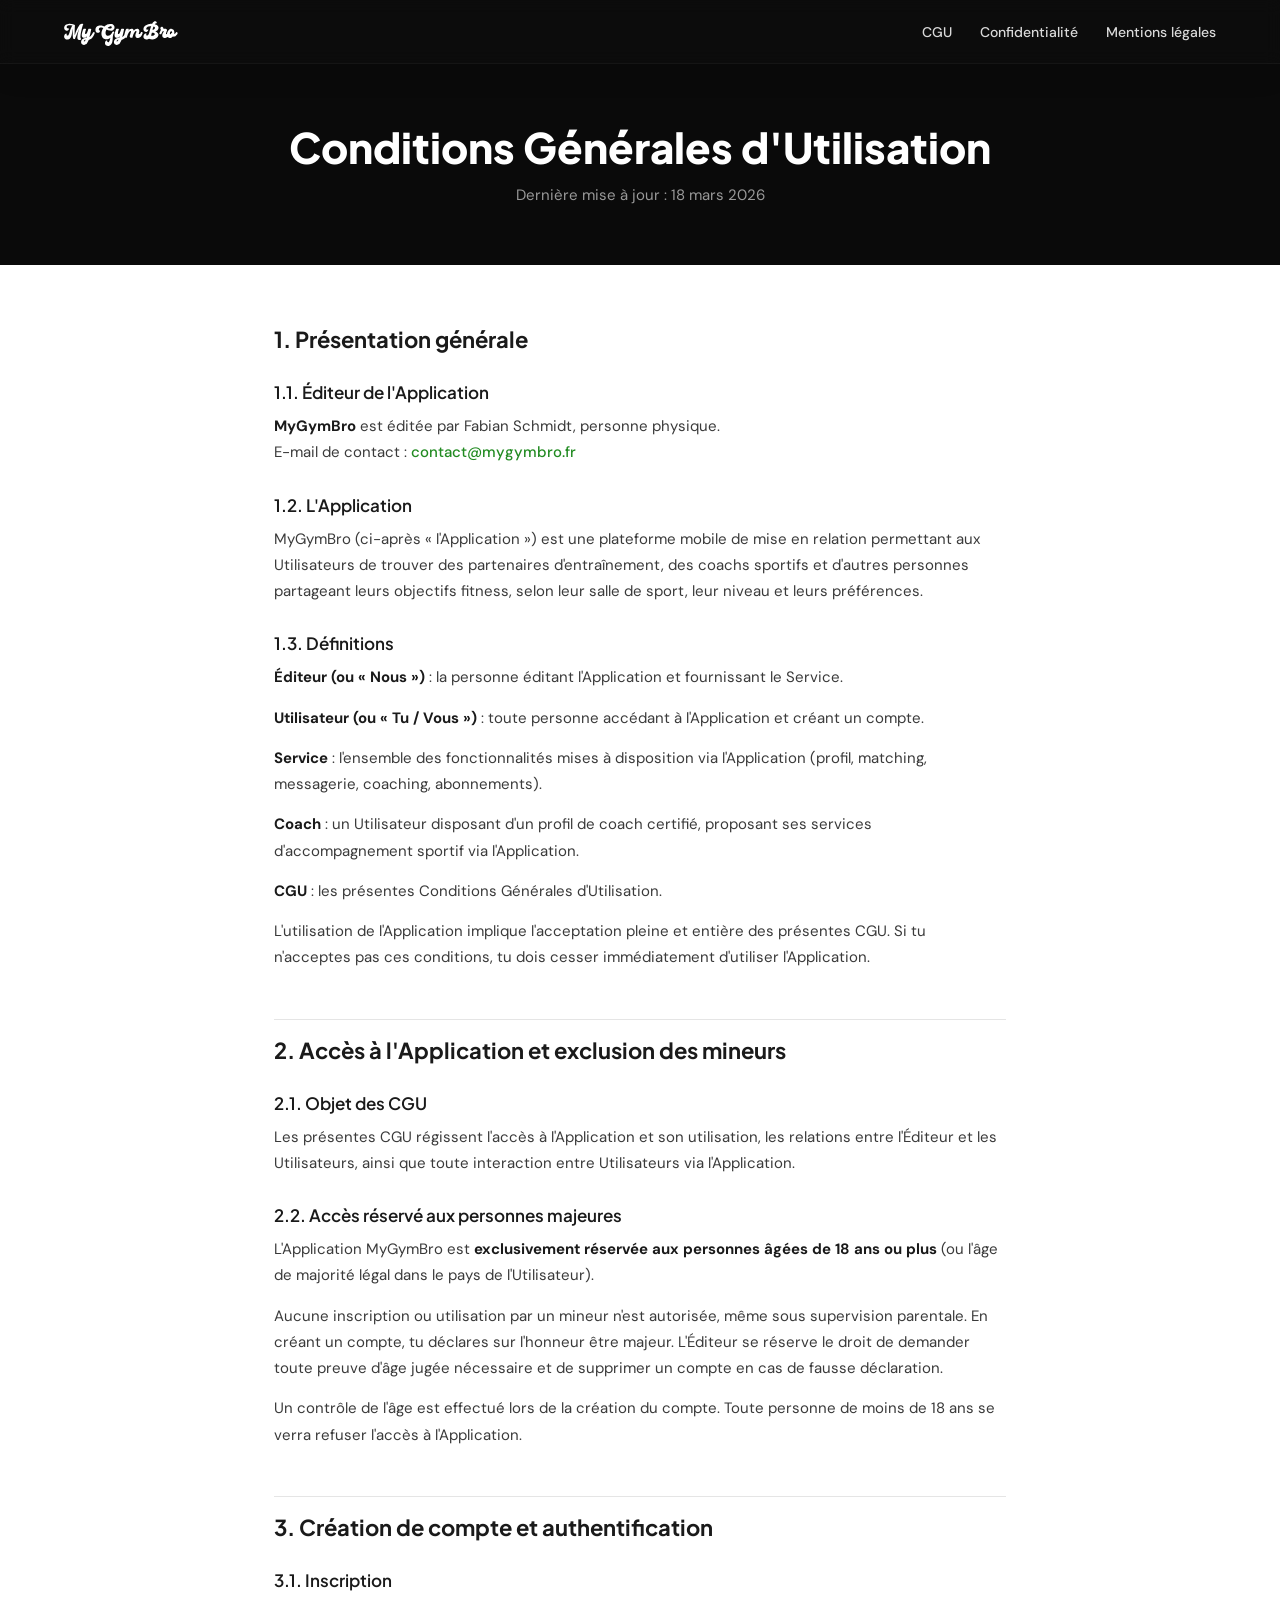
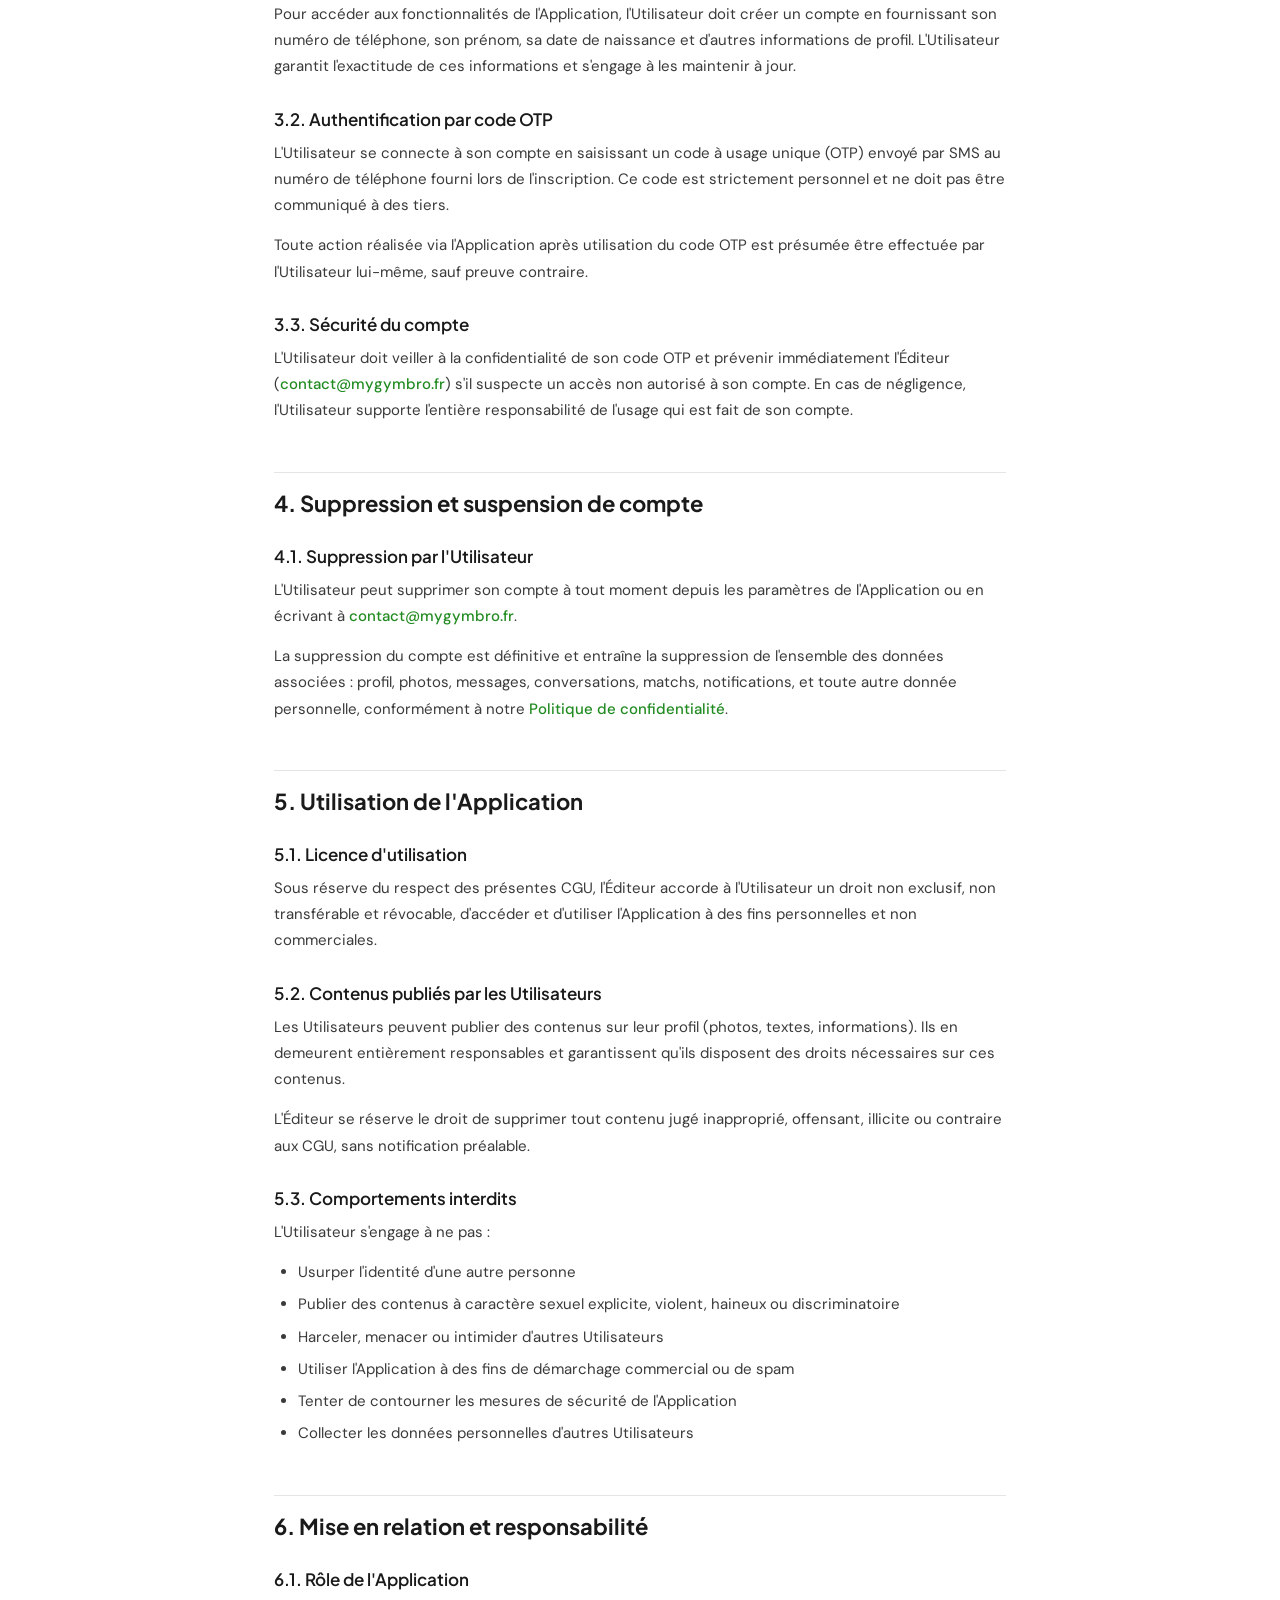
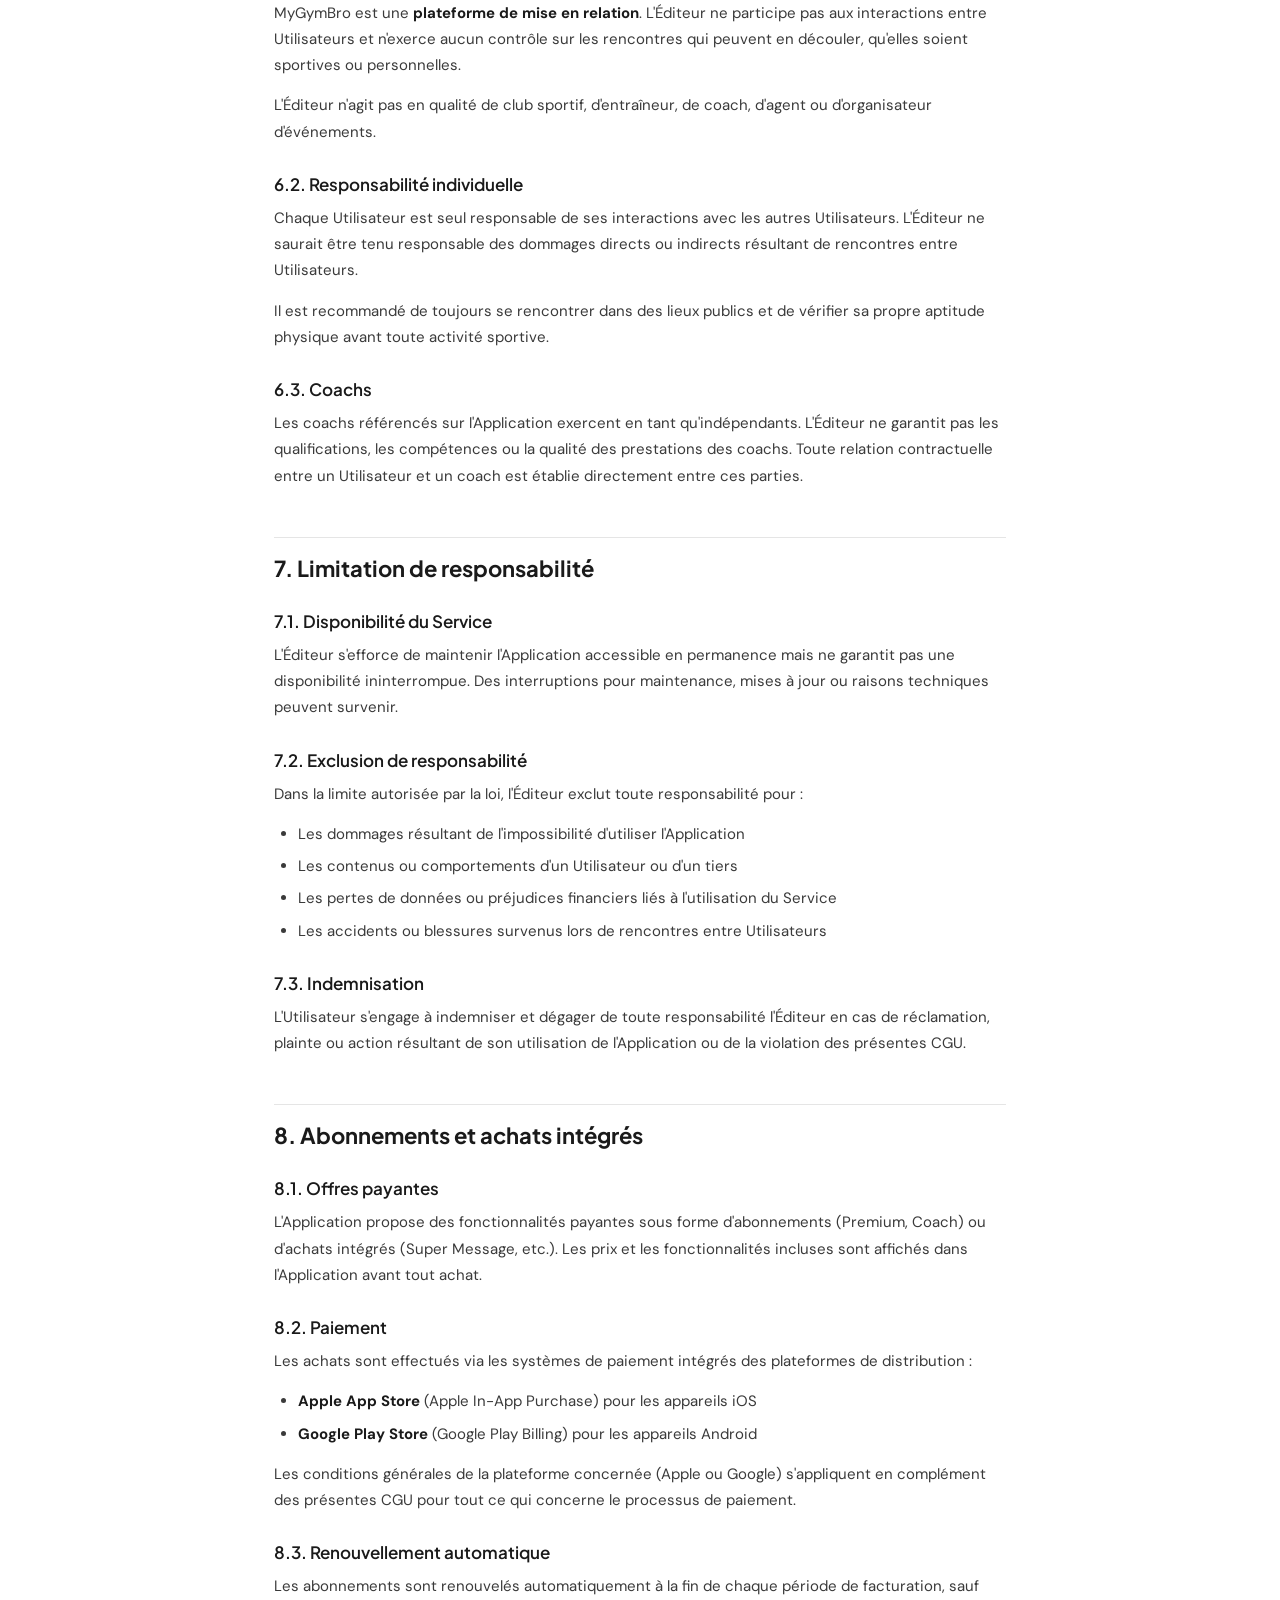
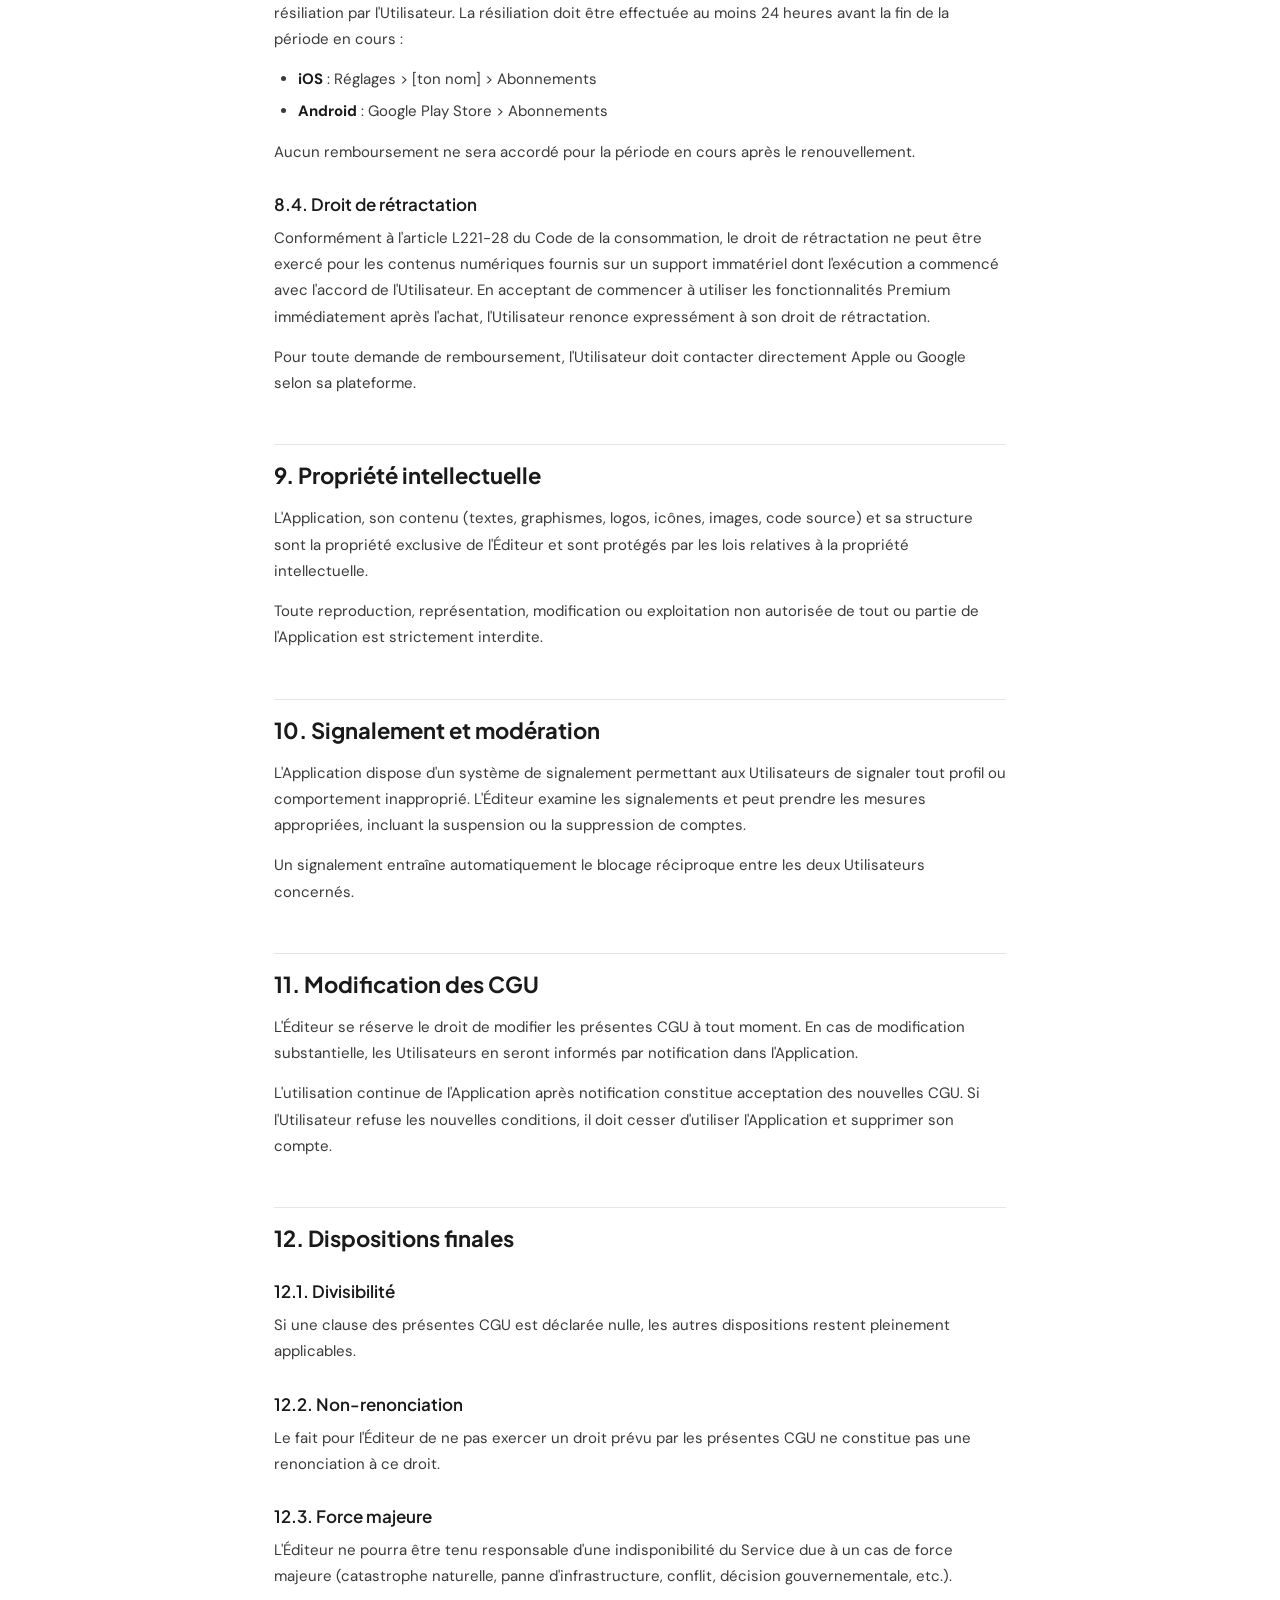
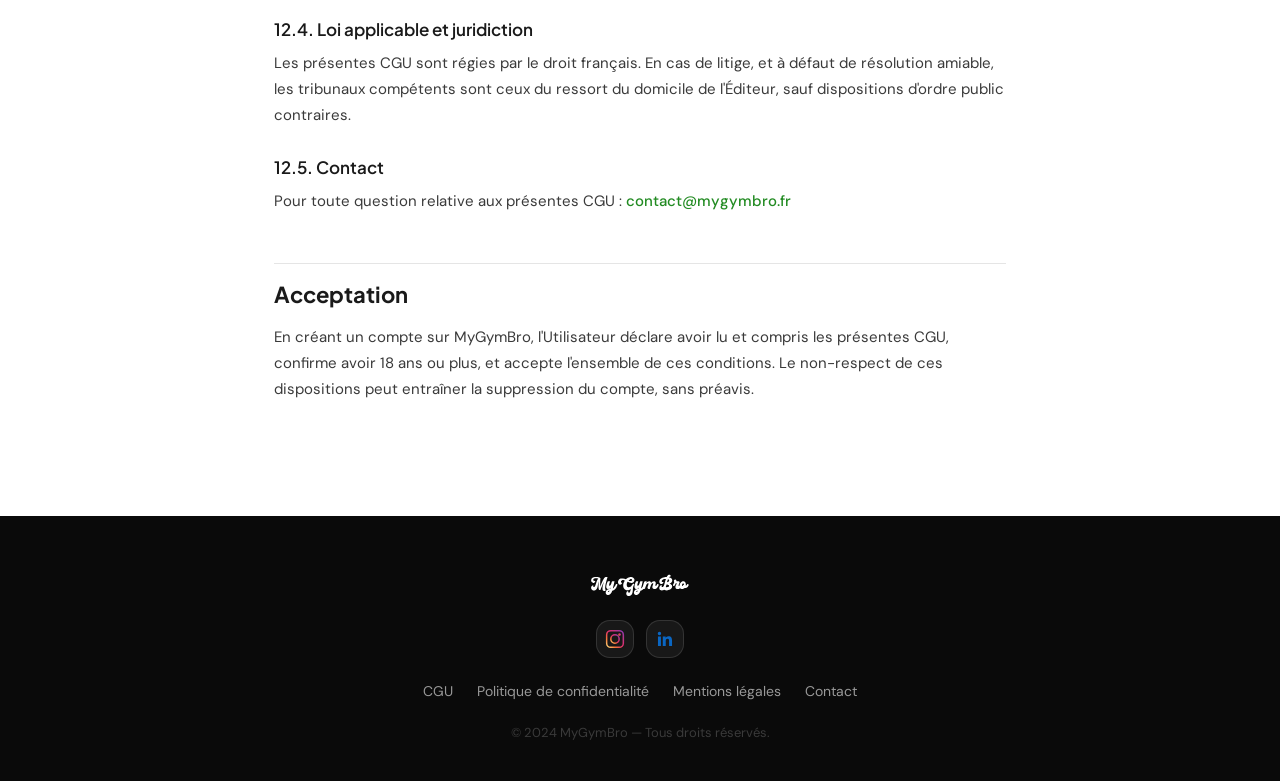
<file: cgu.html>
<!DOCTYPE html>
<html lang="fr">
<head>
  <meta charset="UTF-8">
  <meta name="viewport" content="width=device-width, initial-scale=1.0">
  <title>Conditions Générales d'Utilisation — MyGymBro</title>
  <meta name="description" content="Conditions Générales d'Utilisation de l'application MyGymBro.">
  <link rel="icon" href="assets/favicon.svg" type="image/svg+xml">
  <link rel="preconnect" href="https://fonts.googleapis.com">
  <link rel="preconnect" href="https://fonts.gstatic.com" crossorigin>
  <link href="https://fonts.googleapis.com/css2?family=DM+Sans:ital,opsz,wght@0,9..40,300..700;1,9..40,300..700&family=Plus+Jakarta+Sans:wght@600;700;800&display=swap" rel="stylesheet">
  <link rel="stylesheet" href="styles.css">
</head>
<body>

  <nav aria-label="Navigation principale">
    <div class="nav-inner">
      <a href="/" class="nav-logo">
        <img src="assets/logo-white.svg" alt="MyGymBro" width="120" height="28">
      </a>
      <button class="nav-toggle" aria-label="Ouvrir le menu" aria-expanded="false">
        <span></span><span></span><span></span>
      </button>
      <div class="nav-links">
        <a href="/" class="nav-link--home">Accueil</a>
        <a href="/cgu.html">CGU</a>
        <a href="/politique-confidentialite.html">Confidentialité</a>
        <a href="/mentions-legales.html">Mentions légales</a>
      </div>
    </div>
  </nav>

  <div class="page-header">
    <h1>Conditions Générales d'Utilisation</h1>
    <p>Dernière mise à jour : 18 mars 2026</p>
  </div>

  <main class="content">

    <h2>1. Présentation générale</h2>

    <h3>1.1. Éditeur de l'Application</h3>
    <p><strong>MyGymBro</strong> est éditée par Fabian Schmidt, personne physique.<br>
    E-mail de contact : <a href="mailto:contact@mygymbro.fr">contact@mygymbro.fr</a></p>

    <h3>1.2. L'Application</h3>
    <p>MyGymBro (ci-après « l'Application ») est une plateforme mobile de mise en relation permettant aux Utilisateurs de trouver des partenaires d'entraînement, des coachs sportifs et d'autres personnes partageant leurs objectifs fitness, selon leur salle de sport, leur niveau et leurs préférences.</p>

    <h3>1.3. Définitions</h3>
    <p><strong>Éditeur (ou « Nous »)</strong> : la personne éditant l'Application et fournissant le Service.</p>
    <p><strong>Utilisateur (ou « Tu / Vous »)</strong> : toute personne accédant à l'Application et créant un compte.</p>
    <p><strong>Service</strong> : l'ensemble des fonctionnalités mises à disposition via l'Application (profil, matching, messagerie, coaching, abonnements).</p>
    <p><strong>Coach</strong> : un Utilisateur disposant d'un profil de coach certifié, proposant ses services d'accompagnement sportif via l'Application.</p>
    <p><strong>CGU</strong> : les présentes Conditions Générales d'Utilisation.</p>
    <p>L'utilisation de l'Application implique l'acceptation pleine et entière des présentes CGU. Si tu n'acceptes pas ces conditions, tu dois cesser immédiatement d'utiliser l'Application.</p>

    <h2>2. Accès à l'Application et exclusion des mineurs</h2>

    <h3>2.1. Objet des CGU</h3>
    <p>Les présentes CGU régissent l'accès à l'Application et son utilisation, les relations entre l'Éditeur et les Utilisateurs, ainsi que toute interaction entre Utilisateurs via l'Application.</p>

    <h3>2.2. Accès réservé aux personnes majeures</h3>
    <p>L'Application MyGymBro est <strong>exclusivement réservée aux personnes âgées de 18 ans ou plus</strong> (ou l'âge de majorité légal dans le pays de l'Utilisateur).</p>
    <p>Aucune inscription ou utilisation par un mineur n'est autorisée, même sous supervision parentale. En créant un compte, tu déclares sur l'honneur être majeur. L'Éditeur se réserve le droit de demander toute preuve d'âge jugée nécessaire et de supprimer un compte en cas de fausse déclaration.</p>
    <p>Un contrôle de l'âge est effectué lors de la création du compte. Toute personne de moins de 18 ans se verra refuser l'accès à l'Application.</p>

    <h2>3. Création de compte et authentification</h2>

    <h3>3.1. Inscription</h3>
    <p>Pour accéder aux fonctionnalités de l'Application, l'Utilisateur doit créer un compte en fournissant son numéro de téléphone, son prénom, sa date de naissance et d'autres informations de profil. L'Utilisateur garantit l'exactitude de ces informations et s'engage à les maintenir à jour.</p>

    <h3>3.2. Authentification par code OTP</h3>
    <p>L'Utilisateur se connecte à son compte en saisissant un code à usage unique (OTP) envoyé par SMS au numéro de téléphone fourni lors de l'inscription. Ce code est strictement personnel et ne doit pas être communiqué à des tiers.</p>
    <p>Toute action réalisée via l'Application après utilisation du code OTP est présumée être effectuée par l'Utilisateur lui-même, sauf preuve contraire.</p>

    <h3>3.3. Sécurité du compte</h3>
    <p>L'Utilisateur doit veiller à la confidentialité de son code OTP et prévenir immédiatement l'Éditeur (<a href="mailto:contact@mygymbro.fr">contact@mygymbro.fr</a>) s'il suspecte un accès non autorisé à son compte. En cas de négligence, l'Utilisateur supporte l'entière responsabilité de l'usage qui est fait de son compte.</p>

    <h2>4. Suppression et suspension de compte</h2>

    <h3>4.1. Suppression par l'Utilisateur</h3>
    <p>L'Utilisateur peut supprimer son compte à tout moment depuis les paramètres de l'Application ou en écrivant à <a href="mailto:contact@mygymbro.fr">contact@mygymbro.fr</a>.</p>
    <p>La suppression du compte est définitive et entraîne la suppression de l'ensemble des données associées : profil, photos, messages, conversations, matchs, notifications, et toute autre donnée personnelle, conformément à notre <a href="/politique-confidentialite.html">Politique de confidentialité</a>.</p>

    <h2>5. Utilisation de l'Application</h2>

    <h3>5.1. Licence d'utilisation</h3>
    <p>Sous réserve du respect des présentes CGU, l'Éditeur accorde à l'Utilisateur un droit non exclusif, non transférable et révocable, d'accéder et d'utiliser l'Application à des fins personnelles et non commerciales.</p>

    <h3>5.2. Contenus publiés par les Utilisateurs</h3>
    <p>Les Utilisateurs peuvent publier des contenus sur leur profil (photos, textes, informations). Ils en demeurent entièrement responsables et garantissent qu'ils disposent des droits nécessaires sur ces contenus.</p>
    <p>L'Éditeur se réserve le droit de supprimer tout contenu jugé inapproprié, offensant, illicite ou contraire aux CGU, sans notification préalable.</p>

    <h3>5.3. Comportements interdits</h3>
    <p>L'Utilisateur s'engage à ne pas :</p>
    <ul>
      <li>Usurper l'identité d'une autre personne</li>
      <li>Publier des contenus à caractère sexuel explicite, violent, haineux ou discriminatoire</li>
      <li>Harceler, menacer ou intimider d'autres Utilisateurs</li>
      <li>Utiliser l'Application à des fins de démarchage commercial ou de spam</li>
      <li>Tenter de contourner les mesures de sécurité de l'Application</li>
      <li>Collecter les données personnelles d'autres Utilisateurs</li>
    </ul>

    <h2>6. Mise en relation et responsabilité</h2>

    <h3>6.1. Rôle de l'Application</h3>
    <p>MyGymBro est une <strong>plateforme de mise en relation</strong>. L'Éditeur ne participe pas aux interactions entre Utilisateurs et n'exerce aucun contrôle sur les rencontres qui peuvent en découler, qu'elles soient sportives ou personnelles.</p>
    <p>L'Éditeur n'agit pas en qualité de club sportif, d'entraîneur, de coach, d'agent ou d'organisateur d'événements.</p>

    <h3>6.2. Responsabilité individuelle</h3>
    <p>Chaque Utilisateur est seul responsable de ses interactions avec les autres Utilisateurs. L'Éditeur ne saurait être tenu responsable des dommages directs ou indirects résultant de rencontres entre Utilisateurs.</p>
    <p>Il est recommandé de toujours se rencontrer dans des lieux publics et de vérifier sa propre aptitude physique avant toute activité sportive.</p>

    <h3>6.3. Coachs</h3>
    <p>Les coachs référencés sur l'Application exercent en tant qu'indépendants. L'Éditeur ne garantit pas les qualifications, les compétences ou la qualité des prestations des coachs. Toute relation contractuelle entre un Utilisateur et un coach est établie directement entre ces parties.</p>

    <h2>7. Limitation de responsabilité</h2>

    <h3>7.1. Disponibilité du Service</h3>
    <p>L'Éditeur s'efforce de maintenir l'Application accessible en permanence mais ne garantit pas une disponibilité ininterrompue. Des interruptions pour maintenance, mises à jour ou raisons techniques peuvent survenir.</p>

    <h3>7.2. Exclusion de responsabilité</h3>
    <p>Dans la limite autorisée par la loi, l'Éditeur exclut toute responsabilité pour :</p>
    <ul>
      <li>Les dommages résultant de l'impossibilité d'utiliser l'Application</li>
      <li>Les contenus ou comportements d'un Utilisateur ou d'un tiers</li>
      <li>Les pertes de données ou préjudices financiers liés à l'utilisation du Service</li>
      <li>Les accidents ou blessures survenus lors de rencontres entre Utilisateurs</li>
    </ul>

    <h3>7.3. Indemnisation</h3>
    <p>L'Utilisateur s'engage à indemniser et dégager de toute responsabilité l'Éditeur en cas de réclamation, plainte ou action résultant de son utilisation de l'Application ou de la violation des présentes CGU.</p>

    <h2>8. Abonnements et achats intégrés</h2>

    <h3>8.1. Offres payantes</h3>
    <p>L'Application propose des fonctionnalités payantes sous forme d'abonnements (Premium, Coach) ou d'achats intégrés (Super Message, etc.). Les prix et les fonctionnalités incluses sont affichés dans l'Application avant tout achat.</p>

    <h3>8.2. Paiement</h3>
    <p>Les achats sont effectués via les systèmes de paiement intégrés des plateformes de distribution :</p>
    <ul>
      <li><strong>Apple App Store</strong> (Apple In-App Purchase) pour les appareils iOS</li>
      <li><strong>Google Play Store</strong> (Google Play Billing) pour les appareils Android</li>
    </ul>
    <p>Les conditions générales de la plateforme concernée (Apple ou Google) s'appliquent en complément des présentes CGU pour tout ce qui concerne le processus de paiement.</p>

    <h3>8.3. Renouvellement automatique</h3>
    <p>Les abonnements sont renouvelés automatiquement à la fin de chaque période de facturation, sauf résiliation par l'Utilisateur. La résiliation doit être effectuée au moins 24 heures avant la fin de la période en cours :</p>
    <ul>
      <li><strong>iOS</strong> : Réglages > [ton nom] > Abonnements</li>
      <li><strong>Android</strong> : Google Play Store > Abonnements</li>
    </ul>
    <p>Aucun remboursement ne sera accordé pour la période en cours après le renouvellement.</p>

    <h3>8.4. Droit de rétractation</h3>
    <p>Conformément à l'article L221-28 du Code de la consommation, le droit de rétractation ne peut être exercé pour les contenus numériques fournis sur un support immatériel dont l'exécution a commencé avec l'accord de l'Utilisateur. En acceptant de commencer à utiliser les fonctionnalités Premium immédiatement après l'achat, l'Utilisateur renonce expressément à son droit de rétractation.</p>
    <p>Pour toute demande de remboursement, l'Utilisateur doit contacter directement Apple ou Google selon sa plateforme.</p>

    <h2>9. Propriété intellectuelle</h2>
    <p>L'Application, son contenu (textes, graphismes, logos, icônes, images, code source) et sa structure sont la propriété exclusive de l'Éditeur et sont protégés par les lois relatives à la propriété intellectuelle.</p>
    <p>Toute reproduction, représentation, modification ou exploitation non autorisée de tout ou partie de l'Application est strictement interdite.</p>

    <h2>10. Signalement et modération</h2>
    <p>L'Application dispose d'un système de signalement permettant aux Utilisateurs de signaler tout profil ou comportement inapproprié. L'Éditeur examine les signalements et peut prendre les mesures appropriées, incluant la suspension ou la suppression de comptes.</p>
    <p>Un signalement entraîne automatiquement le blocage réciproque entre les deux Utilisateurs concernés.</p>

    <h2>11. Modification des CGU</h2>
    <p>L'Éditeur se réserve le droit de modifier les présentes CGU à tout moment. En cas de modification substantielle, les Utilisateurs en seront informés par notification dans l'Application.</p>
    <p>L'utilisation continue de l'Application après notification constitue acceptation des nouvelles CGU. Si l'Utilisateur refuse les nouvelles conditions, il doit cesser d'utiliser l'Application et supprimer son compte.</p>

    <h2>12. Dispositions finales</h2>

    <h3>12.1. Divisibilité</h3>
    <p>Si une clause des présentes CGU est déclarée nulle, les autres dispositions restent pleinement applicables.</p>

    <h3>12.2. Non-renonciation</h3>
    <p>Le fait pour l'Éditeur de ne pas exercer un droit prévu par les présentes CGU ne constitue pas une renonciation à ce droit.</p>

    <h3>12.3. Force majeure</h3>
    <p>L'Éditeur ne pourra être tenu responsable d'une indisponibilité du Service due à un cas de force majeure (catastrophe naturelle, panne d'infrastructure, conflit, décision gouvernementale, etc.).</p>

    <h3>12.4. Loi applicable et juridiction</h3>
    <p>Les présentes CGU sont régies par le droit français. En cas de litige, et à défaut de résolution amiable, les tribunaux compétents sont ceux du ressort du domicile de l'Éditeur, sauf dispositions d'ordre public contraires.</p>

    <h3>12.5. Contact</h3>
    <p>Pour toute question relative aux présentes CGU : <a href="mailto:contact@mygymbro.fr">contact@mygymbro.fr</a></p>

    <h2>Acceptation</h2>
    <p>En créant un compte sur MyGymBro, l'Utilisateur déclare avoir lu et compris les présentes CGU, confirme avoir 18 ans ou plus, et accepte l'ensemble de ces conditions. Le non-respect de ces dispositions peut entraîner la suppression du compte, sans préavis.</p>

  </main>

  <footer>
    <div class="footer-inner">
      <div class="footer-logo">
        <img src="assets/logo-white.svg" alt="MyGymBro" width="100" height="24">
      </div>
      <div class="footer-social">
        <a href="https://www.instagram.com/mygymbroapp?igsh=MWFpcmxqM2gybzc3ag==" target="_blank" rel="noopener" class="footer-ig" aria-label="Instagram MyGymBro">
          <svg viewBox="0 0 24 24" xmlns="http://www.w3.org/2000/svg"><defs><linearGradient id="ig-grad" x1="0%" y1="100%" x2="100%" y2="0%"><stop offset="0%" stop-color="#FFDC80"/><stop offset="25%" stop-color="#F77737"/><stop offset="50%" stop-color="#E1306C"/><stop offset="75%" stop-color="#C13584"/><stop offset="100%" stop-color="#833AB4"/></linearGradient></defs><rect x="2" y="2" width="20" height="20" rx="5" fill="none" stroke="url(#ig-grad)" stroke-width="1.8"/><circle cx="12" cy="12" r="5" fill="none" stroke="url(#ig-grad)" stroke-width="1.8"/><circle cx="17.5" cy="6.5" r="1.5" fill="url(#ig-grad)"/></svg>
        </a>
        <a href="https://www.linkedin.com/company/mygymbro/" target="_blank" rel="noopener" class="footer-ig" aria-label="LinkedIn MyGymBro">
          <svg viewBox="0 0 24 24" xmlns="http://www.w3.org/2000/svg"><path d="M20.45 20.45h-3.55v-5.57c0-1.33-.02-3.04-1.85-3.04-1.85 0-2.14 1.45-2.14 2.94v5.67H9.36V9h3.41v1.56h.05c.48-.9 1.64-1.85 3.37-1.85 3.6 0 4.27 2.37 4.27 5.46v6.28zM5.34 7.43a2.06 2.06 0 110-4.12 2.06 2.06 0 010 4.12zM7.12 20.45H3.56V9h3.56v11.45z" fill="#0A66C2"/></svg>
        </a>
      </div>
      <div class="footer-links">
        <a href="/cgu.html">CGU</a>
        <a href="/politique-confidentialite.html">Politique de confidentialité</a>
        <a href="/mentions-legales.html">Mentions légales</a>
        <a href="mailto:contact@mygymbro.fr">Contact</a>
      </div>
      <p class="footer-copy">&copy; 2024 MyGymBro — Tous droits réservés.</p>
    </div>
  </footer>

  <script>
    (function() {
      var toggle = document.querySelector('.nav-toggle');
      var links = document.querySelector('.nav-links');
      if (!toggle || !links) return;
      toggle.addEventListener('click', function() {
        var isOpen = links.classList.toggle('open');
        toggle.classList.toggle('active');
        toggle.setAttribute('aria-expanded', isOpen);
      });
      links.querySelectorAll('a').forEach(function(a) {
        a.addEventListener('click', function() {
          links.classList.remove('open');
          toggle.classList.remove('active');
          toggle.setAttribute('aria-expanded', 'false');
        });
      });
      document.addEventListener('click', function(e) {
        if (links.classList.contains('open') && !links.contains(e.target) && !toggle.contains(e.target)) {
          links.classList.remove('open');
          toggle.classList.remove('active');
          toggle.setAttribute('aria-expanded', 'false');
        }
      });
    })();
  </script>

</body>
</html>
</file>
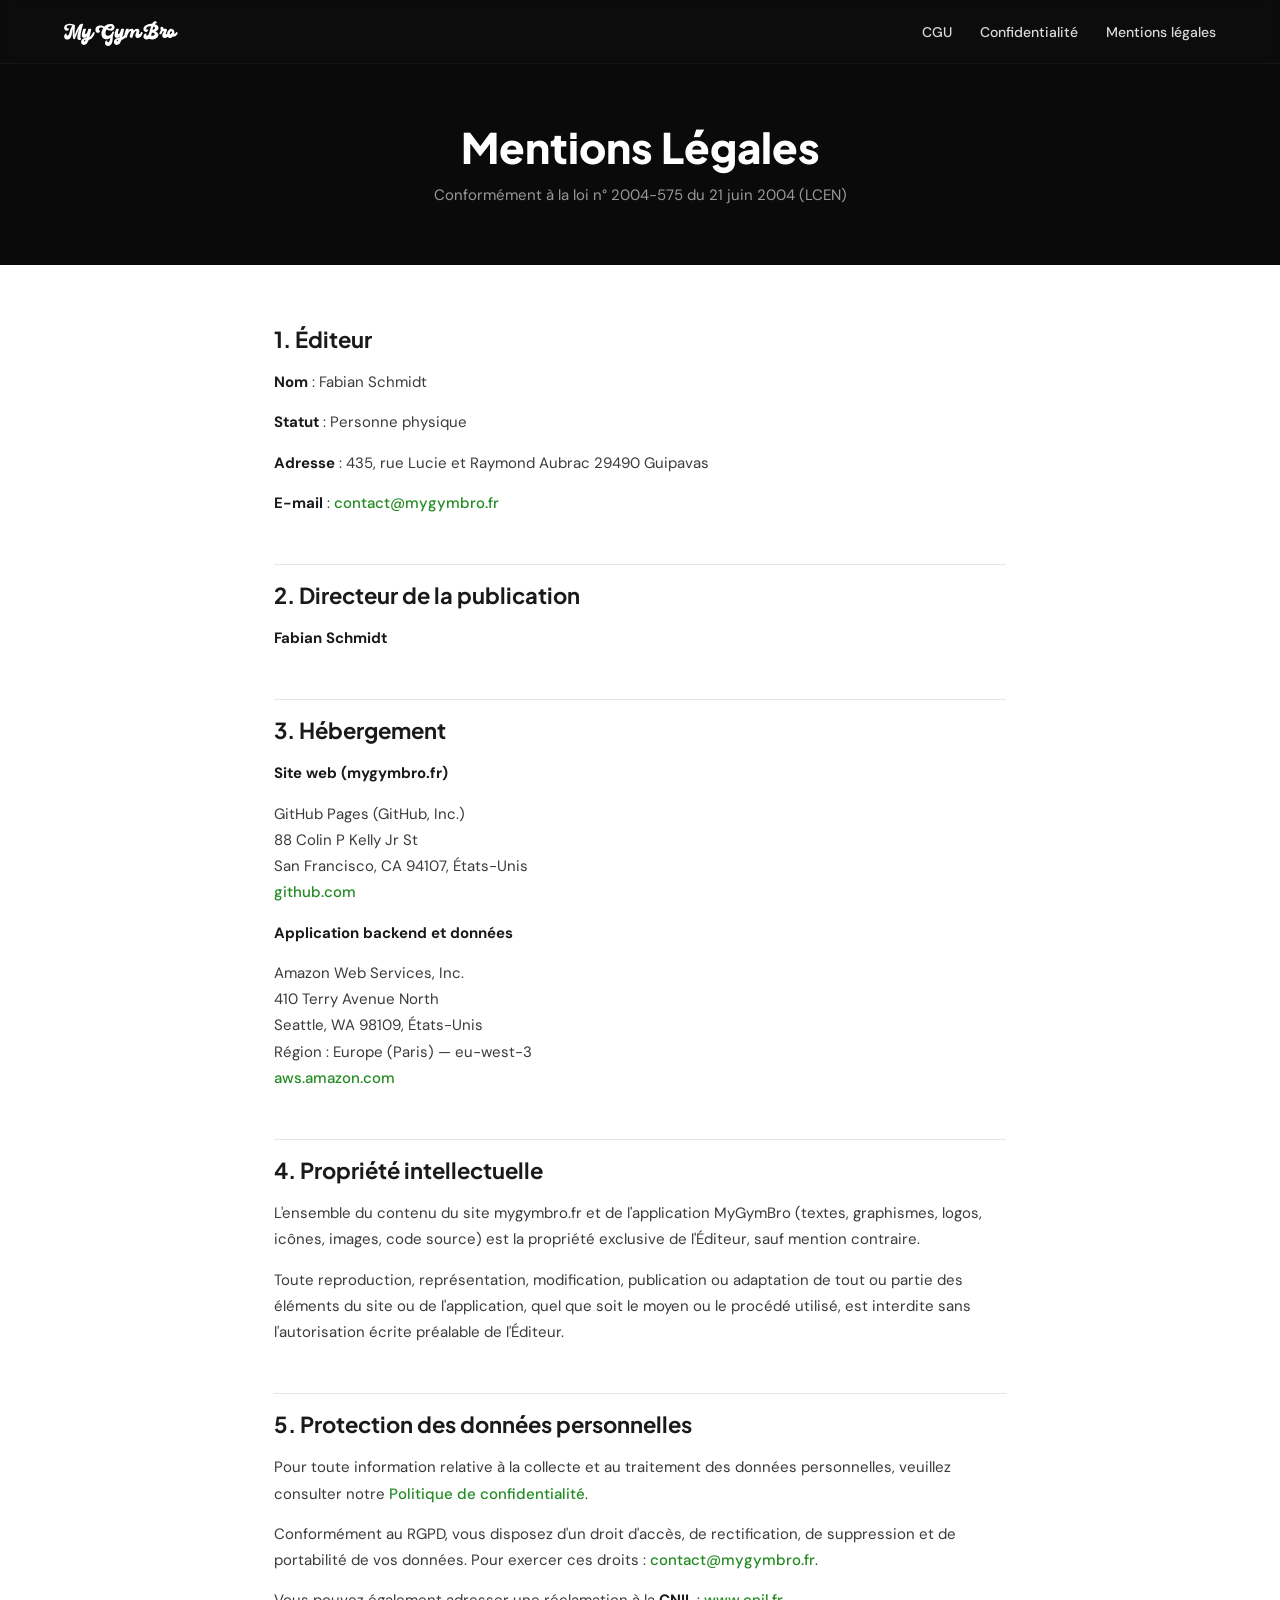
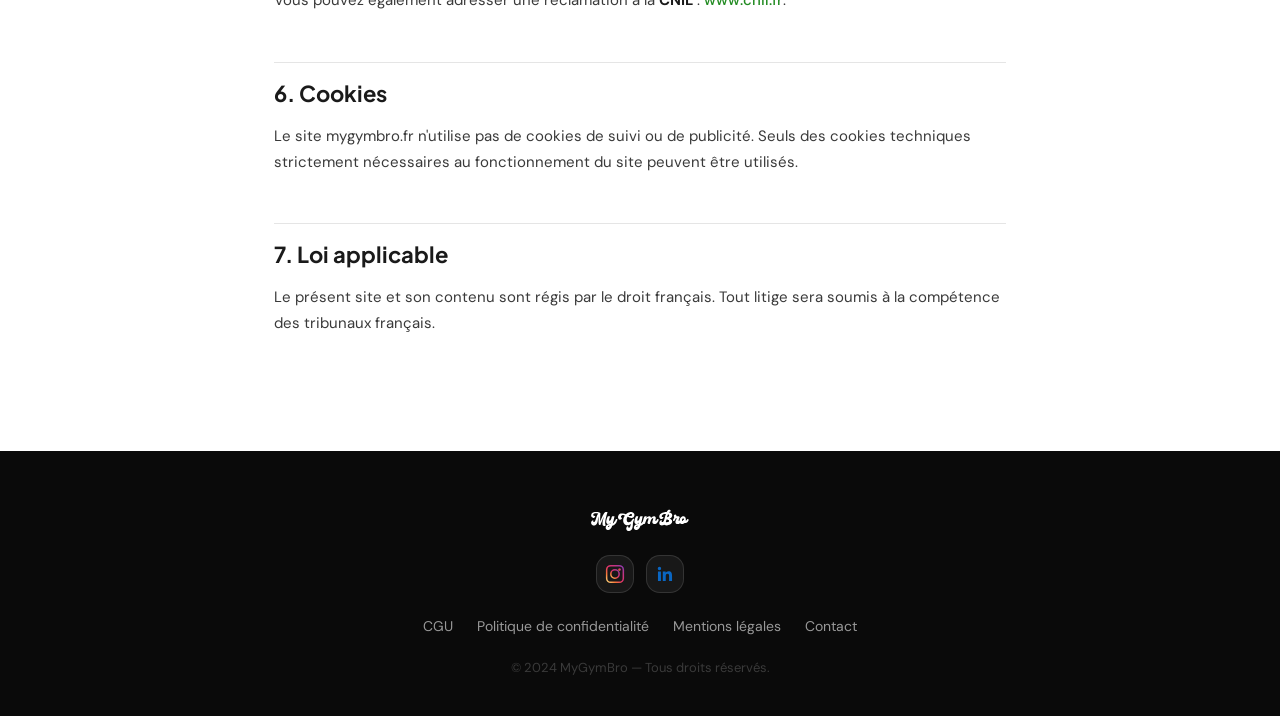
<file: mentions-legales.html>
<!DOCTYPE html>
<html lang="fr">
<head>
  <meta charset="UTF-8">
  <meta name="viewport" content="width=device-width, initial-scale=1.0">
  <title>Mentions Légales — MyGymBro</title>
  <meta name="description" content="Mentions légales du site et de l'application MyGymBro.">
  <link rel="icon" href="assets/favicon.svg" type="image/svg+xml">
  <link rel="preconnect" href="https://fonts.googleapis.com">
  <link rel="preconnect" href="https://fonts.gstatic.com" crossorigin>
  <link href="https://fonts.googleapis.com/css2?family=DM+Sans:ital,opsz,wght@0,9..40,300..700;1,9..40,300..700&family=Plus+Jakarta+Sans:wght@600;700;800&display=swap" rel="stylesheet">
  <link rel="stylesheet" href="styles.css">
</head>
<body>

  <nav aria-label="Navigation principale">
    <div class="nav-inner">
      <a href="/" class="nav-logo">
        <img src="assets/logo-white.svg" alt="MyGymBro" width="120" height="28">
      </a>
      <button class="nav-toggle" aria-label="Ouvrir le menu" aria-expanded="false">
        <span></span><span></span><span></span>
      </button>
      <div class="nav-links">
        <a href="/" class="nav-link--home">Accueil</a>
        <a href="/cgu.html">CGU</a>
        <a href="/politique-confidentialite.html">Confidentialité</a>
        <a href="/mentions-legales.html">Mentions légales</a>
      </div>
    </div>
  </nav>

  <div class="page-header">
    <h1>Mentions Légales</h1>
    <p>Conformément à la loi n° 2004-575 du 21 juin 2004 (LCEN)</p>
  </div>

  <main class="content">

    <h2>1. Éditeur</h2>
    <p><strong>Nom</strong> : Fabian Schmidt</p>
    <p><strong>Statut</strong> : Personne physique</p>
    <p><strong>Adresse</strong> : 435, rue Lucie et Raymond Aubrac 29490 Guipavas</p>
    <p><strong>E-mail</strong> : <a href="mailto:contact@mygymbro.fr">contact@mygymbro.fr</a></p>

    <h2>2. Directeur de la publication</h2>
    <p><strong>Fabian Schmidt</strong></p>

    <h2>3. Hébergement</h2>

    <p><strong>Site web (mygymbro.fr)</strong></p>
    <p>
      GitHub Pages (GitHub, Inc.)<br>
      88 Colin P Kelly Jr St<br>
      San Francisco, CA 94107, États-Unis<br>
      <a href="https://github.com" target="_blank" rel="noopener">github.com</a>
    </p>

    <p><strong>Application backend et données</strong></p>
    <p>
      Amazon Web Services, Inc.<br>
      410 Terry Avenue North<br>
      Seattle, WA 98109, États-Unis<br>
      Région : Europe (Paris) — eu-west-3<br>
      <a href="https://aws.amazon.com" target="_blank" rel="noopener">aws.amazon.com</a>
    </p>

    <h2>4. Propriété intellectuelle</h2>
    <p>L'ensemble du contenu du site mygymbro.fr et de l'application MyGymBro (textes, graphismes, logos, icônes, images, code source) est la propriété exclusive de l'Éditeur, sauf mention contraire.</p>
    <p>Toute reproduction, représentation, modification, publication ou adaptation de tout ou partie des éléments du site ou de l'application, quel que soit le moyen ou le procédé utilisé, est interdite sans l'autorisation écrite préalable de l'Éditeur.</p>

    <h2>5. Protection des données personnelles</h2>
    <p>Pour toute information relative à la collecte et au traitement des données personnelles, veuillez consulter notre <a href="/politique-confidentialite.html">Politique de confidentialité</a>.</p>
    <p>Conformément au RGPD, vous disposez d'un droit d'accès, de rectification, de suppression et de portabilité de vos données. Pour exercer ces droits : <a href="mailto:contact@mygymbro.fr">contact@mygymbro.fr</a>.</p>
    <p>Vous pouvez également adresser une réclamation à la <strong>CNIL</strong> : <a href="https://www.cnil.fr" target="_blank" rel="noopener">www.cnil.fr</a>.</p>

    <h2>6. Cookies</h2>
    <p>Le site mygymbro.fr n'utilise pas de cookies de suivi ou de publicité. Seuls des cookies techniques strictement nécessaires au fonctionnement du site peuvent être utilisés.</p>

    <h2>7. Loi applicable</h2>
    <p>Le présent site et son contenu sont régis par le droit français. Tout litige sera soumis à la compétence des tribunaux français.</p>

  </main>

  <footer>
    <div class="footer-inner">
      <div class="footer-logo">
        <img src="assets/logo-white.svg" alt="MyGymBro" width="100" height="24">
      </div>
      <div class="footer-social">
        <a href="https://www.instagram.com/mygymbroapp?igsh=MWFpcmxqM2gybzc3ag==" target="_blank" rel="noopener" class="footer-ig" aria-label="Instagram MyGymBro">
          <svg viewBox="0 0 24 24" xmlns="http://www.w3.org/2000/svg"><defs><linearGradient id="ig-grad" x1="0%" y1="100%" x2="100%" y2="0%"><stop offset="0%" stop-color="#FFDC80"/><stop offset="25%" stop-color="#F77737"/><stop offset="50%" stop-color="#E1306C"/><stop offset="75%" stop-color="#C13584"/><stop offset="100%" stop-color="#833AB4"/></linearGradient></defs><rect x="2" y="2" width="20" height="20" rx="5" fill="none" stroke="url(#ig-grad)" stroke-width="1.8"/><circle cx="12" cy="12" r="5" fill="none" stroke="url(#ig-grad)" stroke-width="1.8"/><circle cx="17.5" cy="6.5" r="1.5" fill="url(#ig-grad)"/></svg>
        </a>
        <a href="https://www.linkedin.com/company/mygymbro/" target="_blank" rel="noopener" class="footer-ig" aria-label="LinkedIn MyGymBro">
          <svg viewBox="0 0 24 24" xmlns="http://www.w3.org/2000/svg"><path d="M20.45 20.45h-3.55v-5.57c0-1.33-.02-3.04-1.85-3.04-1.85 0-2.14 1.45-2.14 2.94v5.67H9.36V9h3.41v1.56h.05c.48-.9 1.64-1.85 3.37-1.85 3.6 0 4.27 2.37 4.27 5.46v6.28zM5.34 7.43a2.06 2.06 0 110-4.12 2.06 2.06 0 010 4.12zM7.12 20.45H3.56V9h3.56v11.45z" fill="#0A66C2"/></svg>
        </a>
      </div>
      <div class="footer-links">
        <a href="/cgu.html">CGU</a>
        <a href="/politique-confidentialite.html">Politique de confidentialité</a>
        <a href="/mentions-legales.html">Mentions légales</a>
        <a href="mailto:contact@mygymbro.fr">Contact</a>
      </div>
      <p class="footer-copy">&copy; 2024 MyGymBro — Tous droits réservés.</p>
    </div>
  </footer>

  <script>
    (function() {
      var toggle = document.querySelector('.nav-toggle');
      var links = document.querySelector('.nav-links');
      if (!toggle || !links) return;
      toggle.addEventListener('click', function() {
        var isOpen = links.classList.toggle('open');
        toggle.classList.toggle('active');
        toggle.setAttribute('aria-expanded', isOpen);
      });
      links.querySelectorAll('a').forEach(function(a) {
        a.addEventListener('click', function() {
          links.classList.remove('open');
          toggle.classList.remove('active');
          toggle.setAttribute('aria-expanded', 'false');
        });
      });
      document.addEventListener('click', function(e) {
        if (links.classList.contains('open') && !links.contains(e.target) && !toggle.contains(e.target)) {
          links.classList.remove('open');
          toggle.classList.remove('active');
          toggle.setAttribute('aria-expanded', 'false');
        }
      });
    })();
  </script>

</body>
</html>
</file>
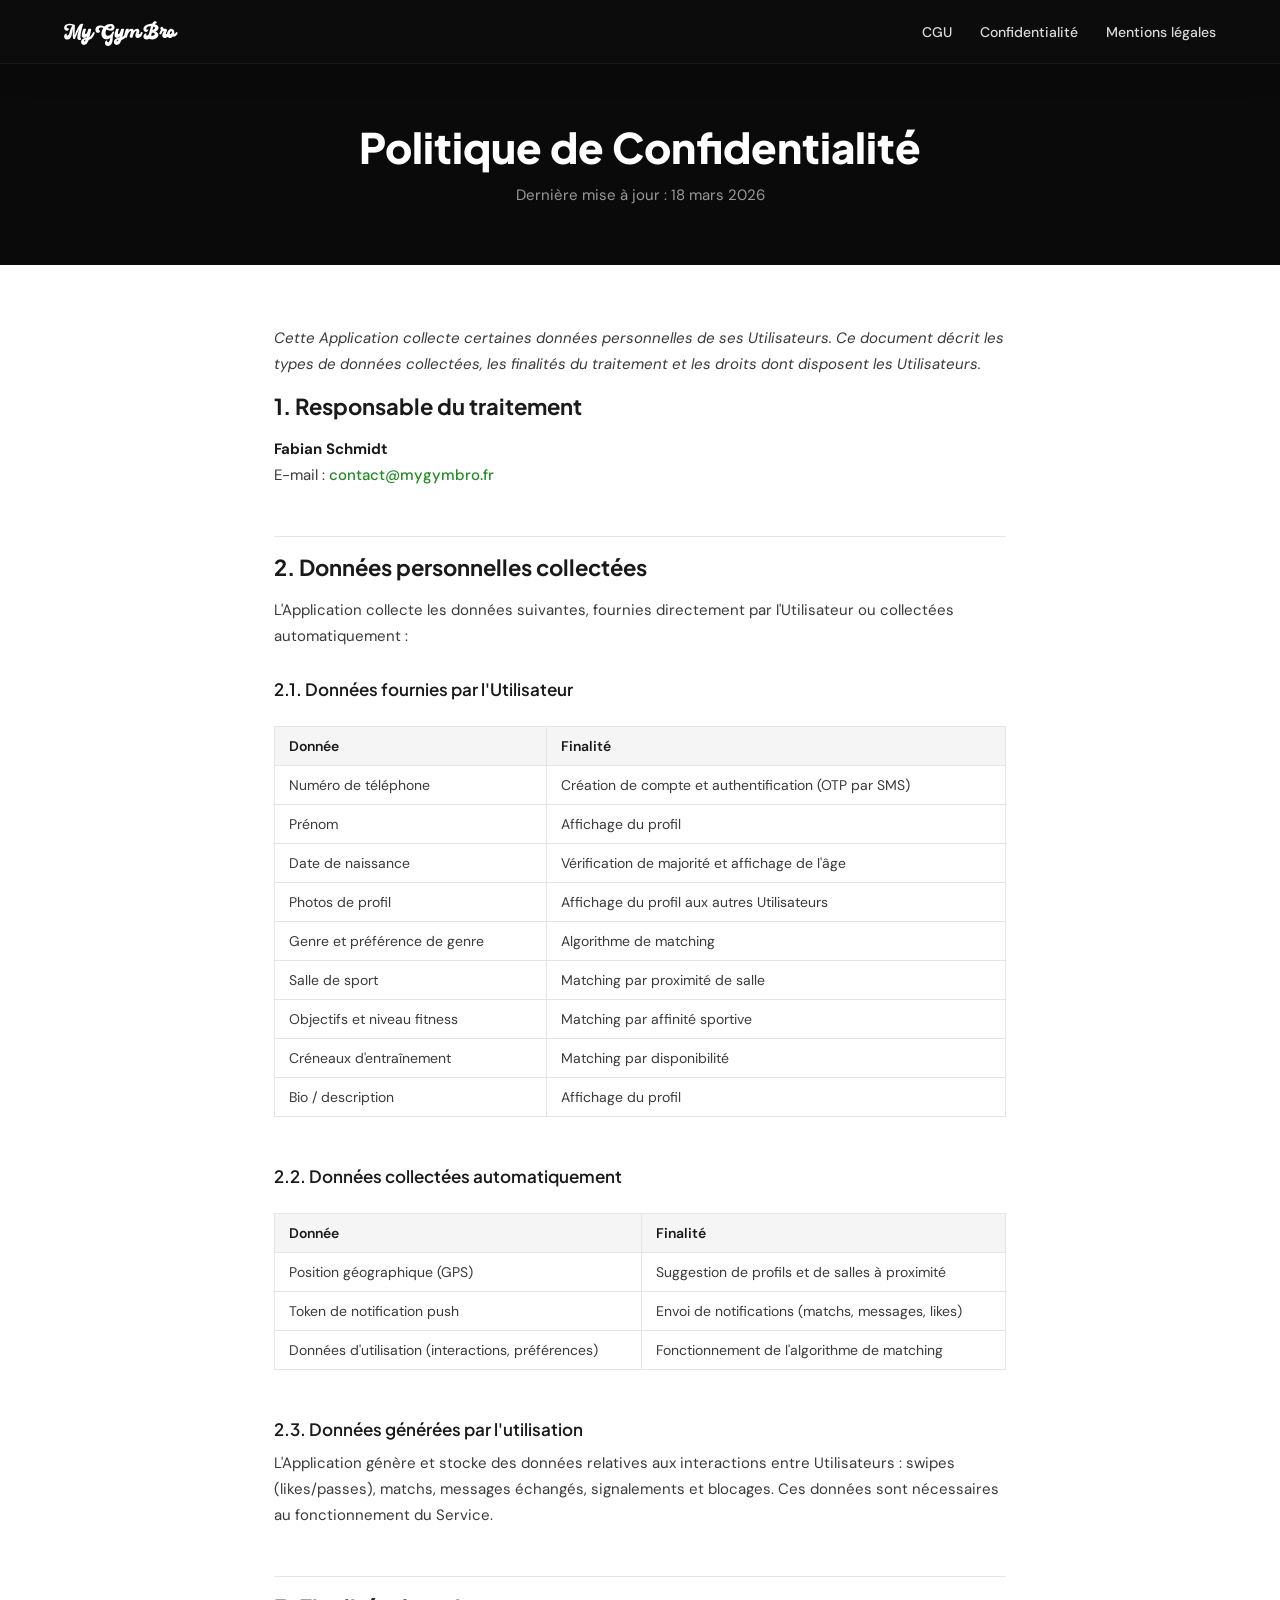
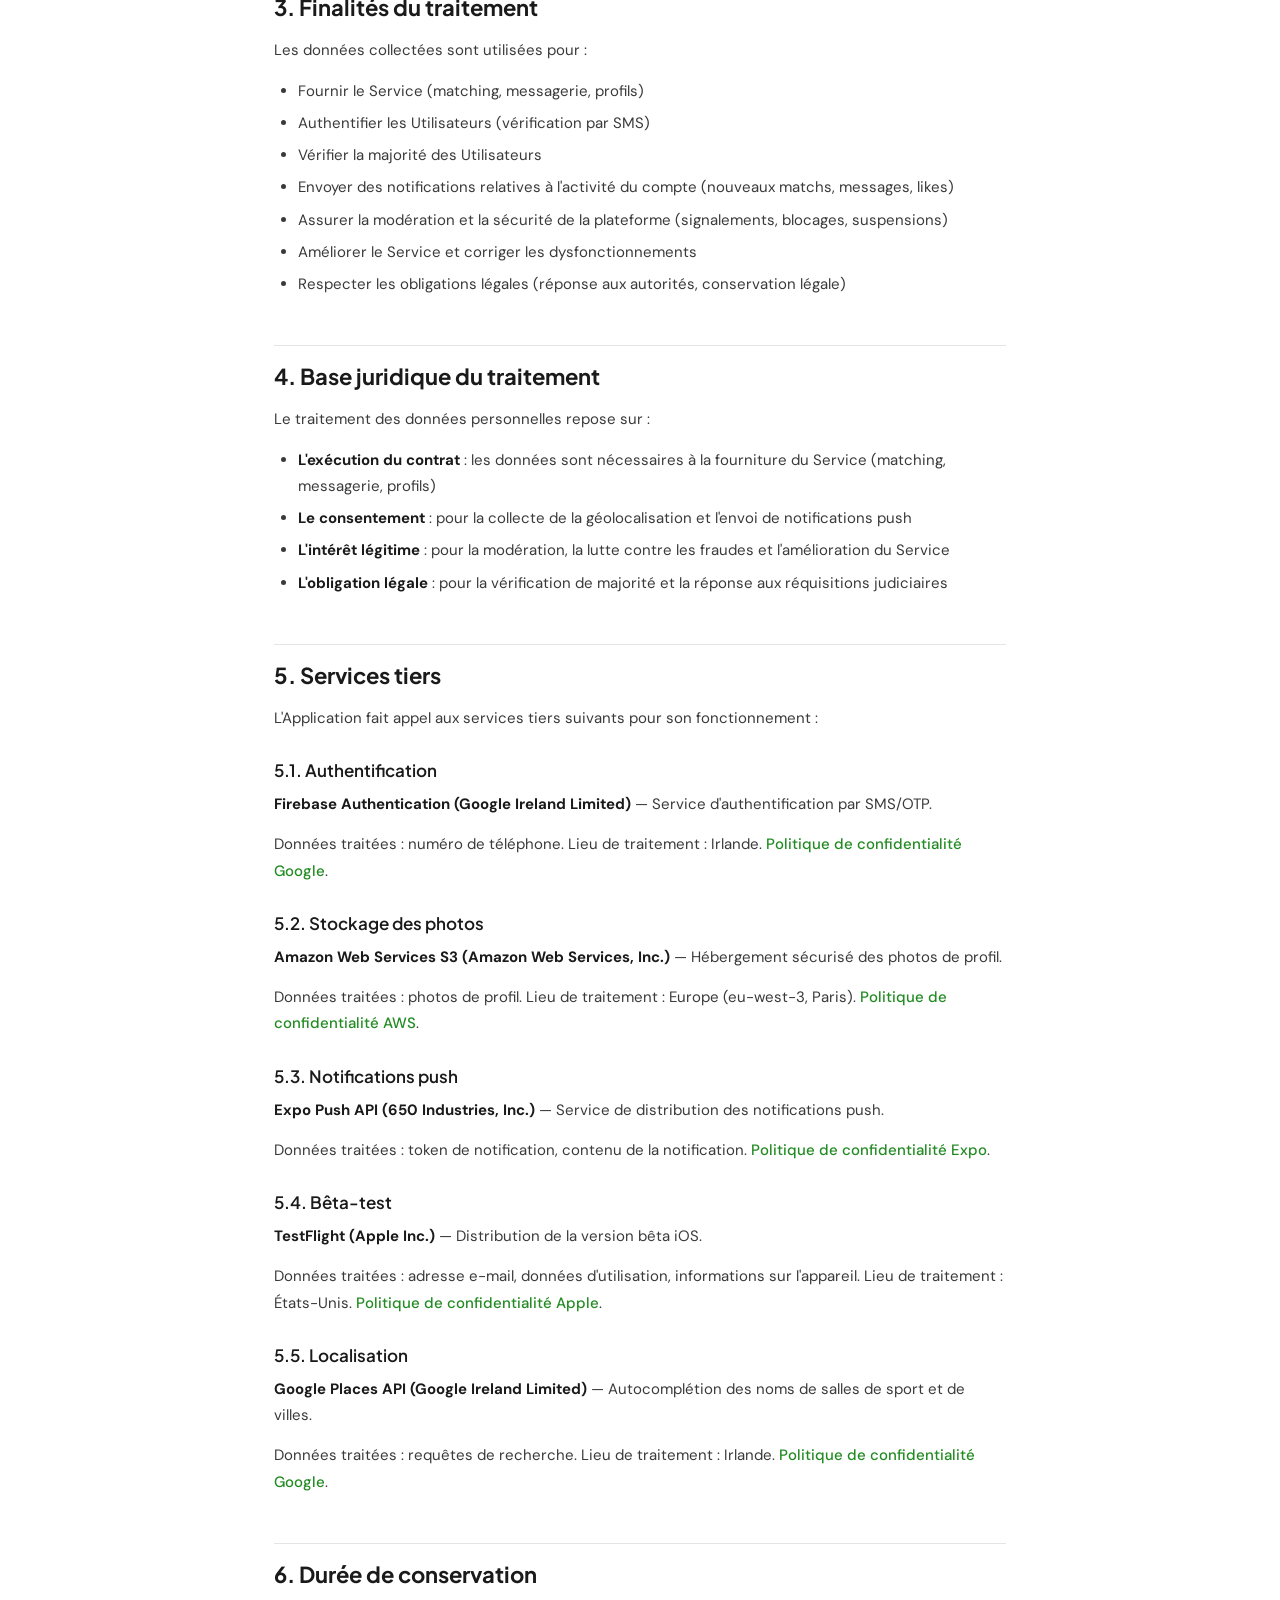
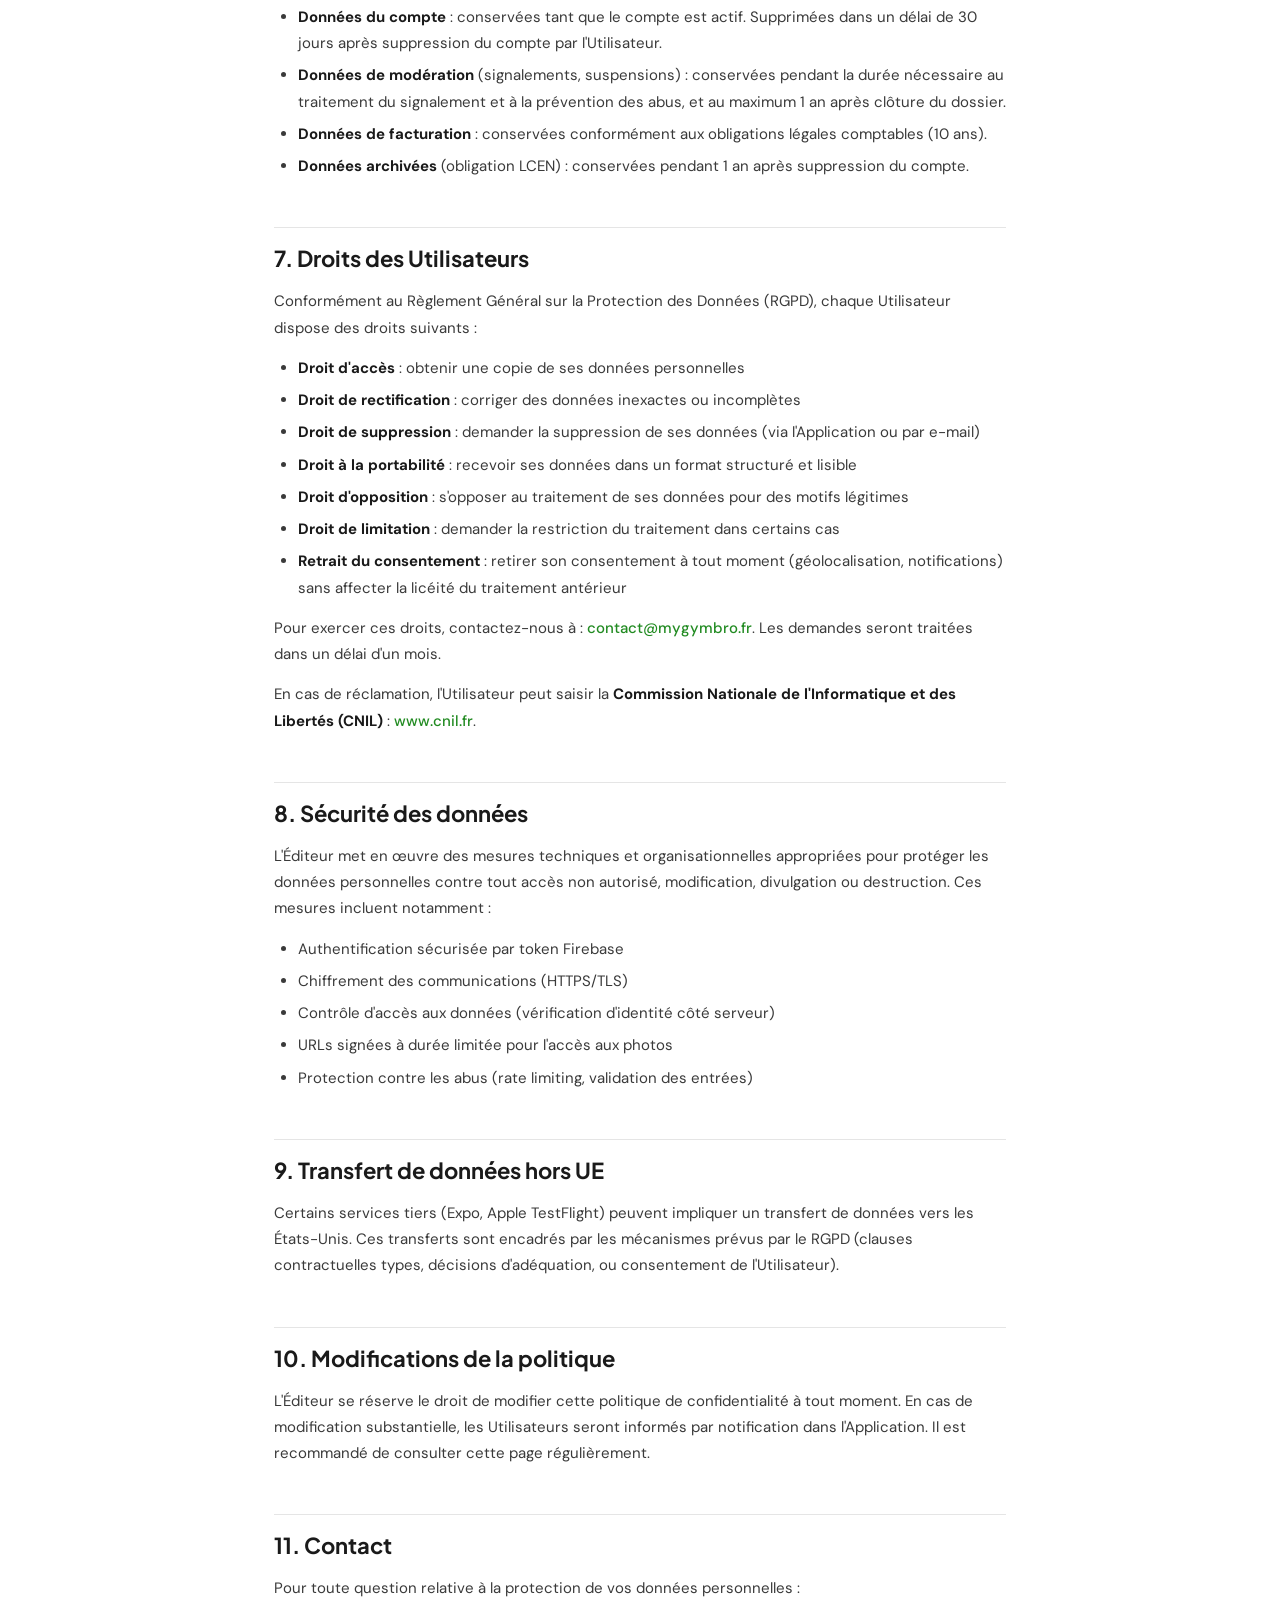
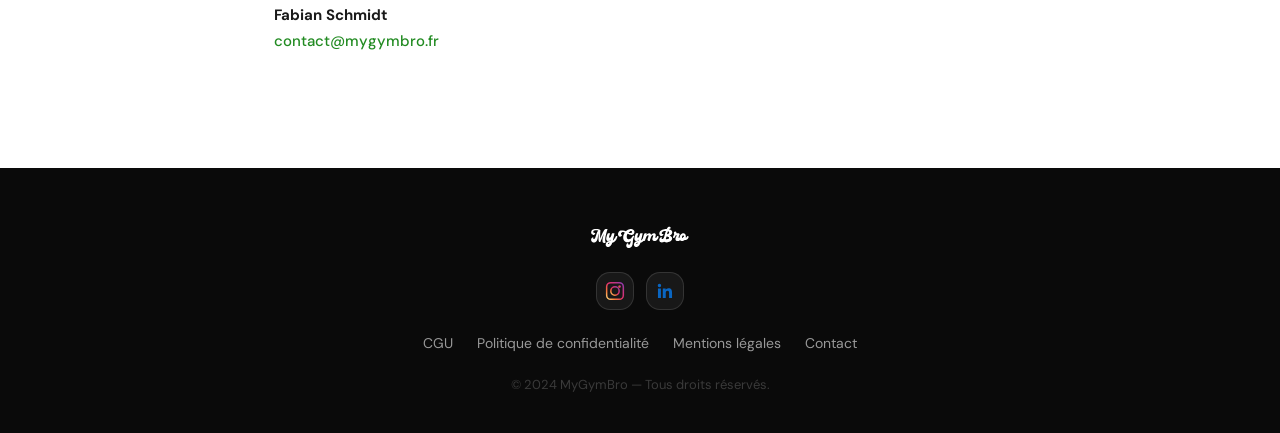
<file: politique-confidentialite.html>
<!DOCTYPE html>
<html lang="fr">
<head>
  <meta charset="UTF-8">
  <meta name="viewport" content="width=device-width, initial-scale=1.0">
  <title>Politique de Confidentialité — MyGymBro</title>
  <meta name="description" content="Politique de confidentialité de l'application MyGymBro.">
  <link rel="icon" href="assets/favicon.svg" type="image/svg+xml">
  <link rel="preconnect" href="https://fonts.googleapis.com">
  <link rel="preconnect" href="https://fonts.gstatic.com" crossorigin>
  <link href="https://fonts.googleapis.com/css2?family=DM+Sans:ital,opsz,wght@0,9..40,300..700;1,9..40,300..700&family=Plus+Jakarta+Sans:wght@600;700;800&display=swap" rel="stylesheet">
  <link rel="stylesheet" href="styles.css">
</head>
<body>

  <nav aria-label="Navigation principale">
    <div class="nav-inner">
      <a href="/" class="nav-logo">
        <img src="assets/logo-white.svg" alt="MyGymBro" width="120" height="28">
      </a>
      <button class="nav-toggle" aria-label="Ouvrir le menu" aria-expanded="false">
        <span></span><span></span><span></span>
      </button>
      <div class="nav-links">
        <a href="/" class="nav-link--home">Accueil</a>
        <a href="/cgu.html">CGU</a>
        <a href="/politique-confidentialite.html">Confidentialité</a>
        <a href="/mentions-legales.html">Mentions légales</a>
      </div>
    </div>
  </nav>

  <div class="page-header">
    <h1>Politique de Confidentialité</h1>
    <p>Dernière mise à jour : 18 mars 2026</p>
  </div>

  <main class="content">

    <p><em>Cette Application collecte certaines données personnelles de ses Utilisateurs. Ce document décrit les types de données collectées, les finalités du traitement et les droits dont disposent les Utilisateurs.</em></p>

    <h2>1. Responsable du traitement</h2>
    <p><strong>Fabian Schmidt</strong><br>
    E-mail : <a href="mailto:contact@mygymbro.fr">contact@mygymbro.fr</a></p>

    <h2>2. Données personnelles collectées</h2>

    <p>L'Application collecte les données suivantes, fournies directement par l'Utilisateur ou collectées automatiquement :</p>

    <h3>2.1. Données fournies par l'Utilisateur</h3>
    <div class="table-scroll">
      <table>
        <thead>
          <tr><th>Donnée</th><th>Finalité</th></tr>
        </thead>
        <tbody>
          <tr><td>Numéro de téléphone</td><td>Création de compte et authentification (OTP par SMS)</td></tr>
          <tr><td>Prénom</td><td>Affichage du profil</td></tr>
          <tr><td>Date de naissance</td><td>Vérification de majorité et affichage de l'âge</td></tr>
          <tr><td>Photos de profil</td><td>Affichage du profil aux autres Utilisateurs</td></tr>
          <tr><td>Genre et préférence de genre</td><td>Algorithme de matching</td></tr>
          <tr><td>Salle de sport</td><td>Matching par proximité de salle</td></tr>
          <tr><td>Objectifs et niveau fitness</td><td>Matching par affinité sportive</td></tr>
          <tr><td>Créneaux d'entraînement</td><td>Matching par disponibilité</td></tr>
          <tr><td>Bio / description</td><td>Affichage du profil</td></tr>
        </tbody>
      </table>
    </div>

    <h3>2.2. Données collectées automatiquement</h3>
    <div class="table-scroll">
      <table>
        <thead>
          <tr><th>Donnée</th><th>Finalité</th></tr>
        </thead>
        <tbody>
          <tr><td>Position géographique (GPS)</td><td>Suggestion de profils et de salles à proximité</td></tr>
          <tr><td>Token de notification push</td><td>Envoi de notifications (matchs, messages, likes)</td></tr>
          <tr><td>Données d'utilisation (interactions, préférences)</td><td>Fonctionnement de l'algorithme de matching</td></tr>
        </tbody>
      </table>
    </div>

    <h3>2.3. Données générées par l'utilisation</h3>
    <p>L'Application génère et stocke des données relatives aux interactions entre Utilisateurs : swipes (likes/passes), matchs, messages échangés, signalements et blocages. Ces données sont nécessaires au fonctionnement du Service.</p>

    <h2>3. Finalités du traitement</h2>
    <p>Les données collectées sont utilisées pour :</p>
    <ul>
      <li>Fournir le Service (matching, messagerie, profils)</li>
      <li>Authentifier les Utilisateurs (vérification par SMS)</li>
      <li>Vérifier la majorité des Utilisateurs</li>
      <li>Envoyer des notifications relatives à l'activité du compte (nouveaux matchs, messages, likes)</li>
      <li>Assurer la modération et la sécurité de la plateforme (signalements, blocages, suspensions)</li>
      <li>Améliorer le Service et corriger les dysfonctionnements</li>
      <li>Respecter les obligations légales (réponse aux autorités, conservation légale)</li>
    </ul>

    <h2>4. Base juridique du traitement</h2>
    <p>Le traitement des données personnelles repose sur :</p>
    <ul>
      <li><strong>L'exécution du contrat</strong> : les données sont nécessaires à la fourniture du Service (matching, messagerie, profils)</li>
      <li><strong>Le consentement</strong> : pour la collecte de la géolocalisation et l'envoi de notifications push</li>
      <li><strong>L'intérêt légitime</strong> : pour la modération, la lutte contre les fraudes et l'amélioration du Service</li>
      <li><strong>L'obligation légale</strong> : pour la vérification de majorité et la réponse aux réquisitions judiciaires</li>
    </ul>

    <h2>5. Services tiers</h2>
    <p>L'Application fait appel aux services tiers suivants pour son fonctionnement :</p>

    <h3>5.1. Authentification</h3>
    <p><strong>Firebase Authentication (Google Ireland Limited)</strong> — Service d'authentification par SMS/OTP.</p>
    <p>Données traitées : numéro de téléphone. Lieu de traitement : Irlande. <a href="https://policies.google.com/privacy" target="_blank" rel="noopener">Politique de confidentialité Google</a>.</p>

    <h3>5.2. Stockage des photos</h3>
    <p><strong>Amazon Web Services S3 (Amazon Web Services, Inc.)</strong> — Hébergement sécurisé des photos de profil.</p>
    <p>Données traitées : photos de profil. Lieu de traitement : Europe (eu-west-3, Paris). <a href="https://aws.amazon.com/fr/privacy/" target="_blank" rel="noopener">Politique de confidentialité AWS</a>.</p>

    <h3>5.3. Notifications push</h3>
    <p><strong>Expo Push API (650 Industries, Inc.)</strong> — Service de distribution des notifications push.</p>
    <p>Données traitées : token de notification, contenu de la notification. <a href="https://expo.dev/privacy" target="_blank" rel="noopener">Politique de confidentialité Expo</a>.</p>

    <h3>5.4. Bêta-test</h3>
    <p><strong>TestFlight (Apple Inc.)</strong> — Distribution de la version bêta iOS.</p>
    <p>Données traitées : adresse e-mail, données d'utilisation, informations sur l'appareil. Lieu de traitement : États-Unis. <a href="https://www.apple.com/legal/privacy/" target="_blank" rel="noopener">Politique de confidentialité Apple</a>.</p>

    <h3>5.5. Localisation</h3>
    <p><strong>Google Places API (Google Ireland Limited)</strong> — Autocomplétion des noms de salles de sport et de villes.</p>
    <p>Données traitées : requêtes de recherche. Lieu de traitement : Irlande. <a href="https://policies.google.com/privacy" target="_blank" rel="noopener">Politique de confidentialité Google</a>.</p>

    <h2>6. Durée de conservation</h2>
    <ul>
      <li><strong>Données du compte</strong> : conservées tant que le compte est actif. Supprimées dans un délai de 30 jours après suppression du compte par l'Utilisateur.</li>
      <li><strong>Données de modération</strong> (signalements, suspensions) : conservées pendant la durée nécessaire au traitement du signalement et à la prévention des abus, et au maximum 1 an après clôture du dossier.</li>
      <li><strong>Données de facturation</strong> : conservées conformément aux obligations légales comptables (10 ans).</li>
      <li><strong>Données archivées</strong> (obligation LCEN) : conservées pendant 1 an après suppression du compte.</li>
    </ul>

    <h2>7. Droits des Utilisateurs</h2>
    <p>Conformément au Règlement Général sur la Protection des Données (RGPD), chaque Utilisateur dispose des droits suivants :</p>
    <ul>
      <li><strong>Droit d'accès</strong> : obtenir une copie de ses données personnelles</li>
      <li><strong>Droit de rectification</strong> : corriger des données inexactes ou incomplètes</li>
      <li><strong>Droit de suppression</strong> : demander la suppression de ses données (via l'Application ou par e-mail)</li>
      <li><strong>Droit à la portabilité</strong> : recevoir ses données dans un format structuré et lisible</li>
      <li><strong>Droit d'opposition</strong> : s'opposer au traitement de ses données pour des motifs légitimes</li>
      <li><strong>Droit de limitation</strong> : demander la restriction du traitement dans certains cas</li>
      <li><strong>Retrait du consentement</strong> : retirer son consentement à tout moment (géolocalisation, notifications) sans affecter la licéité du traitement antérieur</li>
    </ul>
    <p>Pour exercer ces droits, contactez-nous à : <a href="mailto:contact@mygymbro.fr">contact@mygymbro.fr</a>. Les demandes seront traitées dans un délai d'un mois.</p>
    <p>En cas de réclamation, l'Utilisateur peut saisir la <strong>Commission Nationale de l'Informatique et des Libertés (CNIL)</strong> : <a href="https://www.cnil.fr" target="_blank" rel="noopener">www.cnil.fr</a>.</p>

    <h2>8. Sécurité des données</h2>
    <p>L'Éditeur met en œuvre des mesures techniques et organisationnelles appropriées pour protéger les données personnelles contre tout accès non autorisé, modification, divulgation ou destruction. Ces mesures incluent notamment :</p>
    <ul>
      <li>Authentification sécurisée par token Firebase</li>
      <li>Chiffrement des communications (HTTPS/TLS)</li>
      <li>Contrôle d'accès aux données (vérification d'identité côté serveur)</li>
      <li>URLs signées à durée limitée pour l'accès aux photos</li>
      <li>Protection contre les abus (rate limiting, validation des entrées)</li>
    </ul>

    <h2>9. Transfert de données hors UE</h2>
    <p>Certains services tiers (Expo, Apple TestFlight) peuvent impliquer un transfert de données vers les États-Unis. Ces transferts sont encadrés par les mécanismes prévus par le RGPD (clauses contractuelles types, décisions d'adéquation, ou consentement de l'Utilisateur).</p>

    <h2>10. Modifications de la politique</h2>
    <p>L'Éditeur se réserve le droit de modifier cette politique de confidentialité à tout moment. En cas de modification substantielle, les Utilisateurs seront informés par notification dans l'Application. Il est recommandé de consulter cette page régulièrement.</p>

    <h2>11. Contact</h2>
    <p>Pour toute question relative à la protection de vos données personnelles :<br>
    <strong>Fabian Schmidt</strong><br>
    <a href="mailto:contact@mygymbro.fr">contact@mygymbro.fr</a></p>

  </main>

  <footer>
    <div class="footer-inner">
      <div class="footer-logo">
        <img src="assets/logo-white.svg" alt="MyGymBro" width="100" height="24">
      </div>
      <div class="footer-social">
        <a href="https://www.instagram.com/mygymbroapp?igsh=MWFpcmxqM2gybzc3ag==" target="_blank" rel="noopener" class="footer-ig" aria-label="Instagram MyGymBro">
          <svg viewBox="0 0 24 24" xmlns="http://www.w3.org/2000/svg"><defs><linearGradient id="ig-grad" x1="0%" y1="100%" x2="100%" y2="0%"><stop offset="0%" stop-color="#FFDC80"/><stop offset="25%" stop-color="#F77737"/><stop offset="50%" stop-color="#E1306C"/><stop offset="75%" stop-color="#C13584"/><stop offset="100%" stop-color="#833AB4"/></linearGradient></defs><rect x="2" y="2" width="20" height="20" rx="5" fill="none" stroke="url(#ig-grad)" stroke-width="1.8"/><circle cx="12" cy="12" r="5" fill="none" stroke="url(#ig-grad)" stroke-width="1.8"/><circle cx="17.5" cy="6.5" r="1.5" fill="url(#ig-grad)"/></svg>
        </a>
        <a href="https://www.linkedin.com/company/mygymbro/" target="_blank" rel="noopener" class="footer-ig" aria-label="LinkedIn MyGymBro">
          <svg viewBox="0 0 24 24" xmlns="http://www.w3.org/2000/svg"><path d="M20.45 20.45h-3.55v-5.57c0-1.33-.02-3.04-1.85-3.04-1.85 0-2.14 1.45-2.14 2.94v5.67H9.36V9h3.41v1.56h.05c.48-.9 1.64-1.85 3.37-1.85 3.6 0 4.27 2.37 4.27 5.46v6.28zM5.34 7.43a2.06 2.06 0 110-4.12 2.06 2.06 0 010 4.12zM7.12 20.45H3.56V9h3.56v11.45z" fill="#0A66C2"/></svg>
        </a>
      </div>
      <div class="footer-links">
        <a href="/cgu.html">CGU</a>
        <a href="/politique-confidentialite.html">Politique de confidentialité</a>
        <a href="/mentions-legales.html">Mentions légales</a>
        <a href="mailto:contact@mygymbro.fr">Contact</a>
      </div>
      <p class="footer-copy">&copy; 2024 MyGymBro — Tous droits réservés.</p>
    </div>
  </footer>

  <script>
    (function() {
      var toggle = document.querySelector('.nav-toggle');
      var links = document.querySelector('.nav-links');
      if (!toggle || !links) return;
      toggle.addEventListener('click', function() {
        var isOpen = links.classList.toggle('open');
        toggle.classList.toggle('active');
        toggle.setAttribute('aria-expanded', isOpen);
      });
      links.querySelectorAll('a').forEach(function(a) {
        a.addEventListener('click', function() {
          links.classList.remove('open');
          toggle.classList.remove('active');
          toggle.setAttribute('aria-expanded', 'false');
        });
      });
      document.addEventListener('click', function(e) {
        if (links.classList.contains('open') && !links.contains(e.target) && !toggle.contains(e.target)) {
          links.classList.remove('open');
          toggle.classList.remove('active');
          toggle.setAttribute('aria-expanded', 'false');
        }
      });
    })();
  </script>

</body>
</html>
</file>
<file: styles.css>
/* ============================================
   MyGymBro — Shared Styles
   ============================================ */

/* --- Reset --- */
*, *::before, *::after { margin: 0; padding: 0; box-sizing: border-box; }

/* --- Variables --- */
:root {
  --green: #32CD32;
  --green-dark: #28a428;
  --green-accessible: #228B22;
  --black: #0A0A0A;
  --gray-900: #1A1A1A;
  --gray-800: #2A2A2A;
  --gray-700: #3A3A3A;
  --gray-400: #999;
  --gray-200: #E5E5E5;
  --gray-100: #F5F5F5;
  --white: #FFFFFF;
  --font-display: 'Plus Jakarta Sans', sans-serif;
  --font-body: 'DM Sans', sans-serif;
}

html {
  scroll-behavior: smooth;
  overflow-x: hidden;
}

body {
  font-family: var(--font-body);
  color: var(--gray-900);
  background: var(--white);
  -webkit-font-smoothing: antialiased;
  -moz-osx-font-smoothing: grayscale;
}

img {
  max-width: 100%;
  height: auto;
  display: block;
}

/* --- GSAP flash fix --- */
.gs-reveal {
  opacity: 0;
}

/* --- Navigation (glassmorphism) --- */
nav {
  position: fixed;
  top: env(safe-area-inset-top, 0px);
  left: 0;
  right: 0;
  z-index: 1000;
  background: rgba(255, 255, 255, 0.01);
  border: none;
  box-shadow:
    0 8px 32px rgba(0, 0, 0, 0.08),
    inset 0 -1px 0 rgba(255, 255, 255, 0.04);
  transition: background 0.3s, box-shadow 0.3s, backdrop-filter 0.3s;
}
@supports (backdrop-filter: blur(1px)) {
  nav {
    backdrop-filter: blur(8px) saturate(120%);
    -webkit-backdrop-filter: blur(8px) saturate(120%);
  }
}
nav.nav--scrolled {
  background: rgba(10, 10, 10, 0.25);
  box-shadow:
    0 12px 40px rgba(0, 0, 0, 0.18),
    inset 0 -1px 0 rgba(255, 255, 255, 0.03);
}
@supports (backdrop-filter: blur(1px)) {
  nav.nav--scrolled {
    backdrop-filter: blur(14px) saturate(150%);
    -webkit-backdrop-filter: blur(14px) saturate(150%);
  }
}
@supports not (backdrop-filter: blur(1px)) {
  nav {
    background: rgba(0, 0, 0, 0.85);
  }
}
.nav-inner {
  max-width: 1200px;
  margin: 0 auto;
  padding: 0 24px;
  height: 64px;
  display: flex;
  align-items: center;
  justify-content: space-between;
}
.nav-logo {
  display: flex;
  align-items: center;
  text-decoration: none;
  gap: 10px;
}
.nav-logo img {
  height: 28px;
  width: auto;
}
.nav-logo-text {
  font-family: var(--font-display);
  font-weight: 800;
  font-size: 20px;
  color: var(--white);
}
.nav-logo-text span {
  color: var(--green);
}
.nav-links {
  display: flex;
  gap: 28px;
  align-items: center;
}
.nav-link--home,
.nav-link--beta {
  display: none;
}
.nav-links a {
  color: rgba(255, 255, 255, 0.85);
  text-decoration: none;
  font-size: 14px;
  font-weight: 500;
  transition: opacity 0.2s;
}
.nav-links a:hover {
  color: var(--white);
  opacity: 1;
}

/* Hamburger menu (mobile) */
.nav-toggle {
  display: none;
  background: none;
  border: none;
  cursor: pointer;
  padding: 8px;
  z-index: 110;
}
.nav-toggle span {
  display: block;
  width: 24px;
  height: 2px;
  background: var(--white);
  margin: 6px 0;
  transition: transform 0.3s, opacity 0.3s;
  border-radius: 2px;
}
.nav-toggle.active span:nth-child(1) {
  transform: rotate(45deg) translate(5px, 6px);
}
.nav-toggle.active span:nth-child(2) {
  opacity: 0;
}
.nav-toggle.active span:nth-child(3) {
  transform: rotate(-45deg) translate(5px, -6px);
}

@media (max-width: 768px) {
  nav {
    left: 14px;
    right: 14px;
    top: 8px;
    border-radius: 16px;
  }
  .nav-inner {
    height: 52px;
    padding: 0 16px;
  }
  .nav-toggle {
    display: block;
  }
  .nav-links {
    position: fixed;
    top: 8px;
    right: 14px;
    width: 260px;
    height: auto;
    max-height: calc(100dvh - 16px);
    background: rgba(10, 10, 10, 0.88);
    border: 1px solid rgba(255, 255, 255, 0.08);
    border-radius: 16px;
    box-shadow:
      0 12px 40px rgba(0, 0, 0, 0.25);
    flex-direction: column;
    justify-content: center;
    gap: 32px;
    transform: translateX(calc(100% + 14px));
    transition: transform 0.35s cubic-bezier(0.4, 0, 0.2, 1);
    padding: 48px 24px;
    visibility: hidden;
  }
  @supports (backdrop-filter: blur(1px)) {
    .nav-links {
      backdrop-filter: blur(20px) saturate(150%);
      -webkit-backdrop-filter: blur(20px) saturate(150%);
    }
  }
  @supports not (backdrop-filter: blur(1px)) {
    .nav-links {
      background: rgba(0, 0, 0, 0.9);
    }
  }
  .nav-links.open {
    transform: translateX(0);
    visibility: visible;
  }
  .nav-link--home,
  .nav-link--beta {
    display: block;
  }
  .nav-link--beta {
    margin-top: 8px;
    font-size: 15px !important;
  }
  .nav-links a {
    font-size: 18px;
  }
}

/* --- Footer --- */
footer {
  background: var(--black);
  padding: 56px 24px 40px;
  text-align: center;
}
.footer-inner {
  max-width: 1200px;
  margin: 0 auto;
}
.footer-logo {
  display: flex;
  align-items: center;
  justify-content: center;
  gap: 10px;
  margin-bottom: 24px;
}
.footer-logo img {
  height: 24px;
  width: auto;
}
.footer-logo-text {
  font-family: var(--font-display);
  font-weight: 800;
  font-size: 18px;
  color: var(--white);
}
.footer-logo-text span {
  color: var(--green);
}
/* Instagram link */
.footer-social {
  display: flex;
  justify-content: center;
  gap: 12px;
  margin-bottom: 24px;
}
.footer-ig {
  display: inline-flex;
  align-items: center;
  padding: 8px;
  border-radius: 14px;
  background: rgba(255, 255, 255, 0.06);
  border: 1px solid rgba(255, 255, 255, 0.12);
  color: var(--white);
  text-decoration: none;
  font-size: 14px;
  font-weight: 600;
  transition: background 0.3s, border-color 0.3s, transform 0.25s;
}
.footer-ig svg {
  width: 20px;
  height: 20px;
  flex-shrink: 0;
}
.footer-ig:hover {
  background: rgba(255, 255, 255, 0.12);
  border-color: rgba(255, 255, 255, 0.25);
  transform: translateY(-2px);
}

.footer-links {
  display: flex;
  gap: 24px;
  justify-content: center;
  flex-wrap: wrap;
  margin-bottom: 24px;
}
.footer-links a {
  color: var(--gray-400);
  text-decoration: none;
  font-size: 14px;
  transition: color 0.2s;
}
.footer-links a:hover {
  color: var(--white);
}
.footer-copy {
  color: var(--gray-700);
  font-size: 13px;
}

/* --- Legal Pages (shared) --- */
.page-header {
  background: var(--black);
  padding: 120px 24px 60px;
  text-align: center;
}
.page-header h1 {
  font-family: var(--font-display);
  font-weight: 800;
  font-size: clamp(28px, 5vw, 42px);
  color: var(--white);
}
.page-header p {
  color: var(--gray-400);
  margin-top: 12px;
  font-size: 15px;
}

.content {
  max-width: 780px;
  margin: 0 auto;
  padding: 60px 24px 100px;
}
.content h2 {
  font-family: var(--font-display);
  font-weight: 700;
  font-size: 22px;
  margin: 48px 0 16px;
  padding-top: 16px;
  border-top: 1px solid var(--gray-200);
}
.content h2:first-of-type {
  margin-top: 0;
  border-top: none;
  padding-top: 0;
}
.content h3 {
  font-family: var(--font-display);
  font-weight: 600;
  font-size: 17px;
  margin: 28px 0 10px;
}
.content p {
  font-size: 15px;
  line-height: 1.75;
  color: var(--gray-700);
  margin-bottom: 14px;
}
.content ul, .content ol {
  margin: 10px 0 14px 24px;
}
.content li {
  font-size: 15px;
  line-height: 1.75;
  color: var(--gray-700);
  margin-bottom: 6px;
}
.content strong {
  color: var(--gray-900);
}
.content a {
  color: var(--green-accessible);
  text-decoration: none;
  font-weight: 500;
}
.content a:hover {
  text-decoration: underline;
}
.content table {
  width: 100%;
  border-collapse: collapse;
  margin: 16px 0 20px;
  font-size: 14px;
}
.content th, .content td {
  text-align: left;
  padding: 10px 14px;
  border: 1px solid var(--gray-200);
}
.content th {
  background: var(--gray-100);
  font-weight: 600;
  color: var(--gray-900);
}
.content td {
  color: var(--gray-700);
}
.table-scroll {
  overflow-x: auto;
  -webkit-overflow-scrolling: touch;
}

/* --- Responsive (legal pages) --- */
@media (max-width: 600px) {
  .content table {
    font-size: 13px;
  }
  .content th, .content td {
    padding: 8px 10px;
  }
}

/* --- Reduced motion --- */
@media (prefers-reduced-motion: reduce) {
  *, *::before, *::after {
    animation-duration: 0.01ms !important;
    animation-iteration-count: 1 !important;
    transition-duration: 0.01ms !important;
  }
  html {
    scroll-behavior: auto;
  }
  .gs-reveal {
    opacity: 1 !important;
    transform: none !important;
  }
}
</file>
